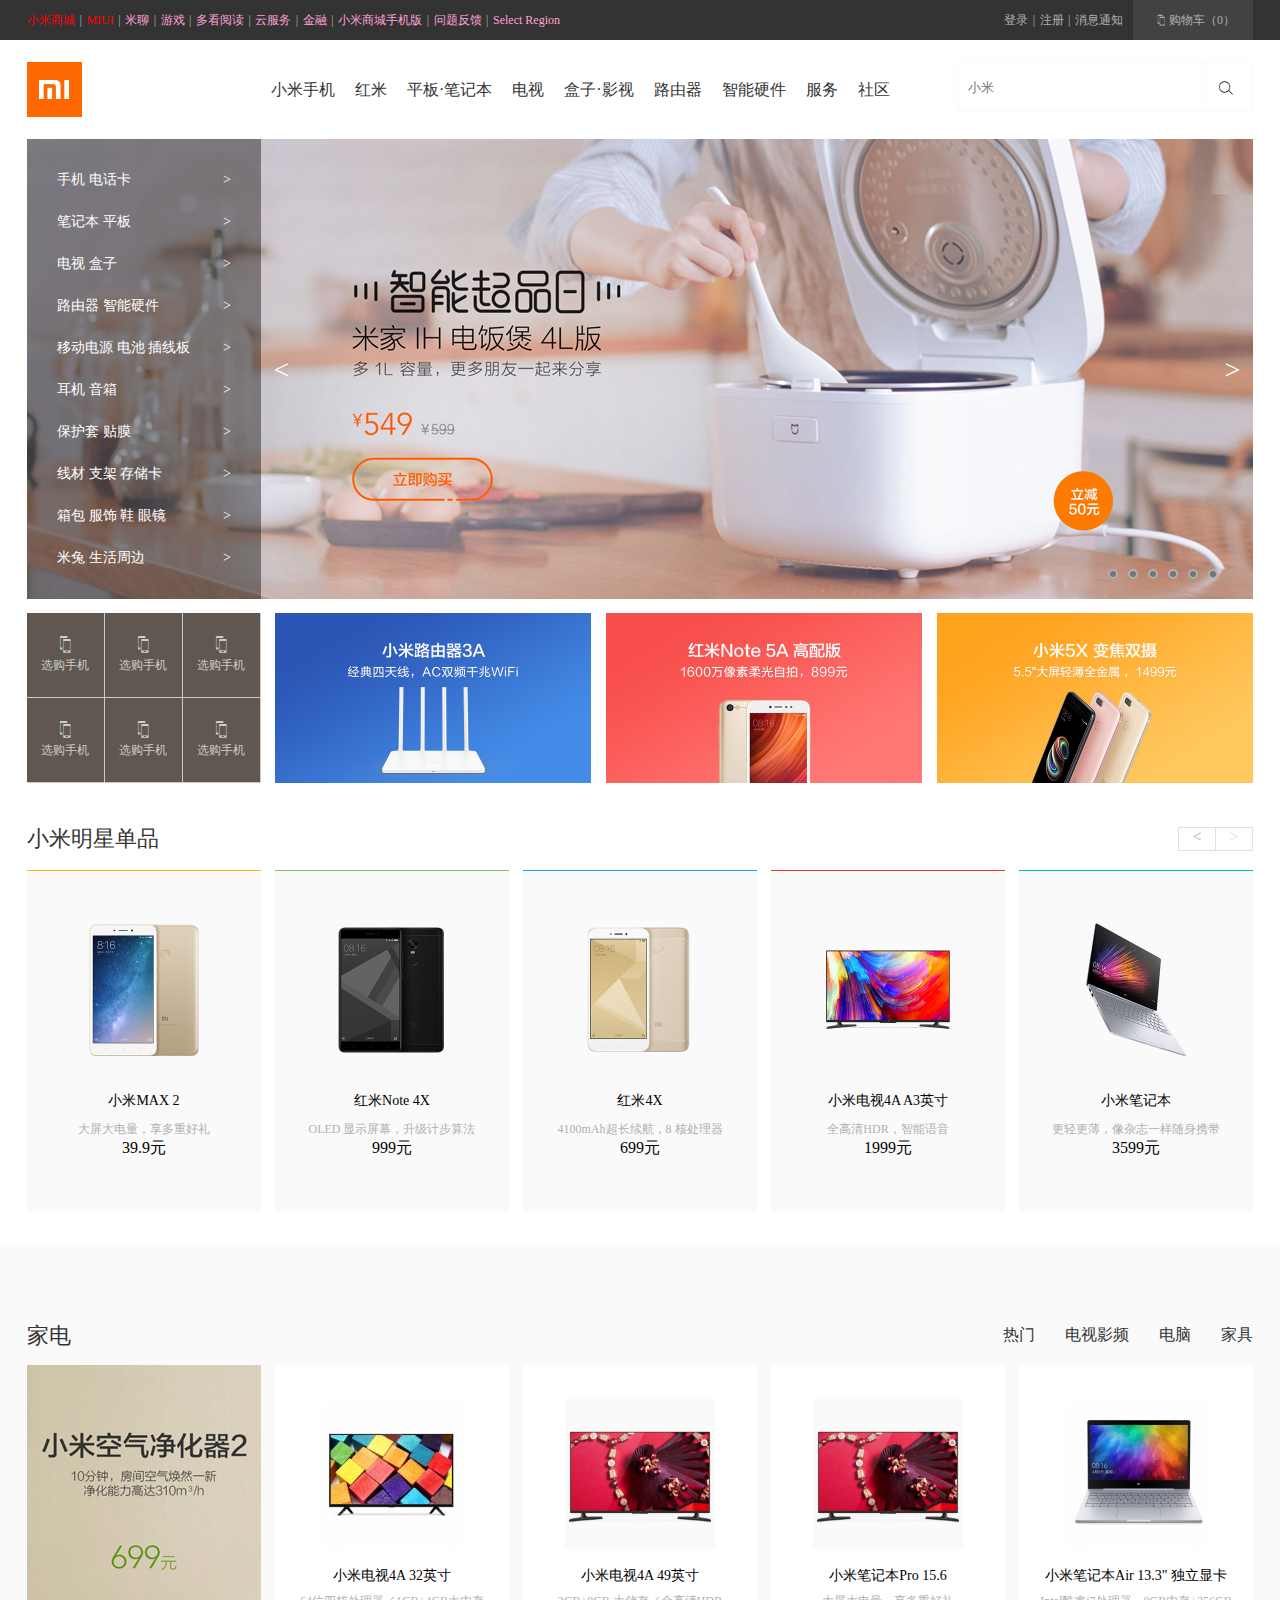
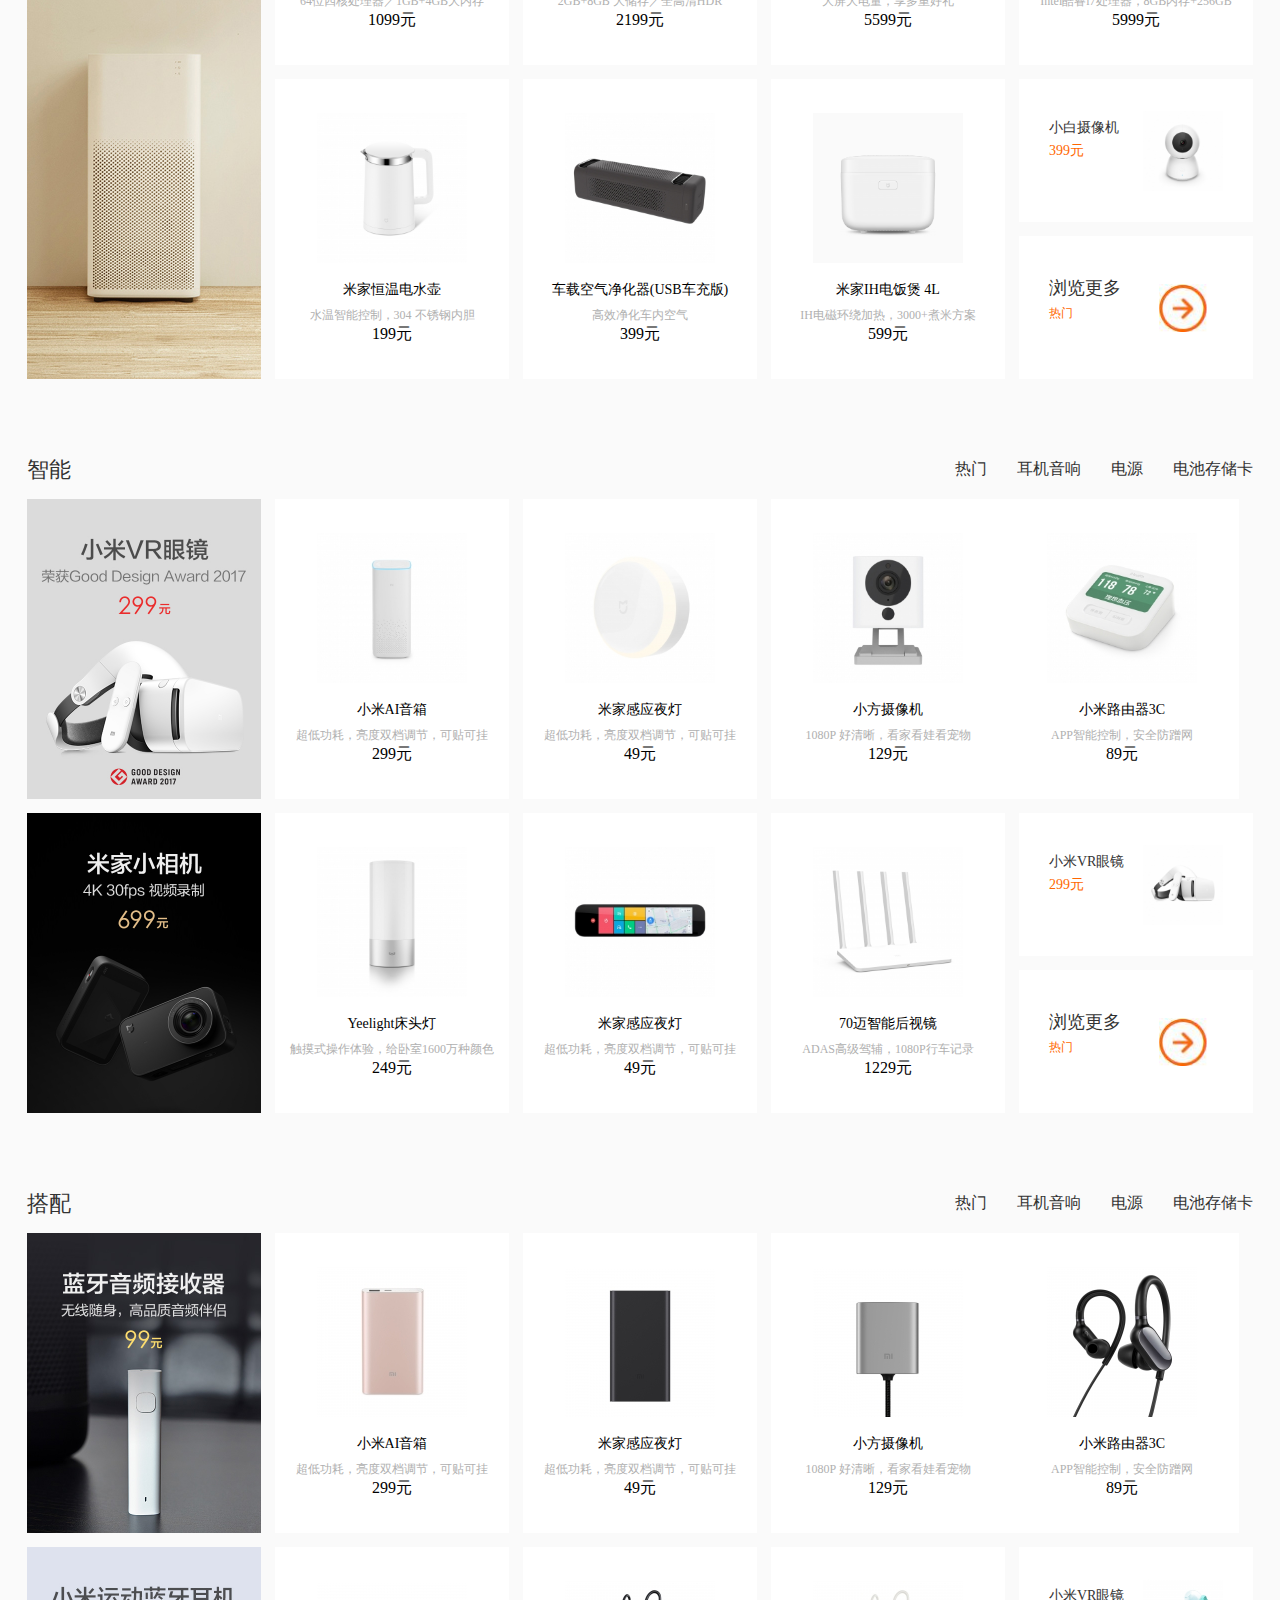
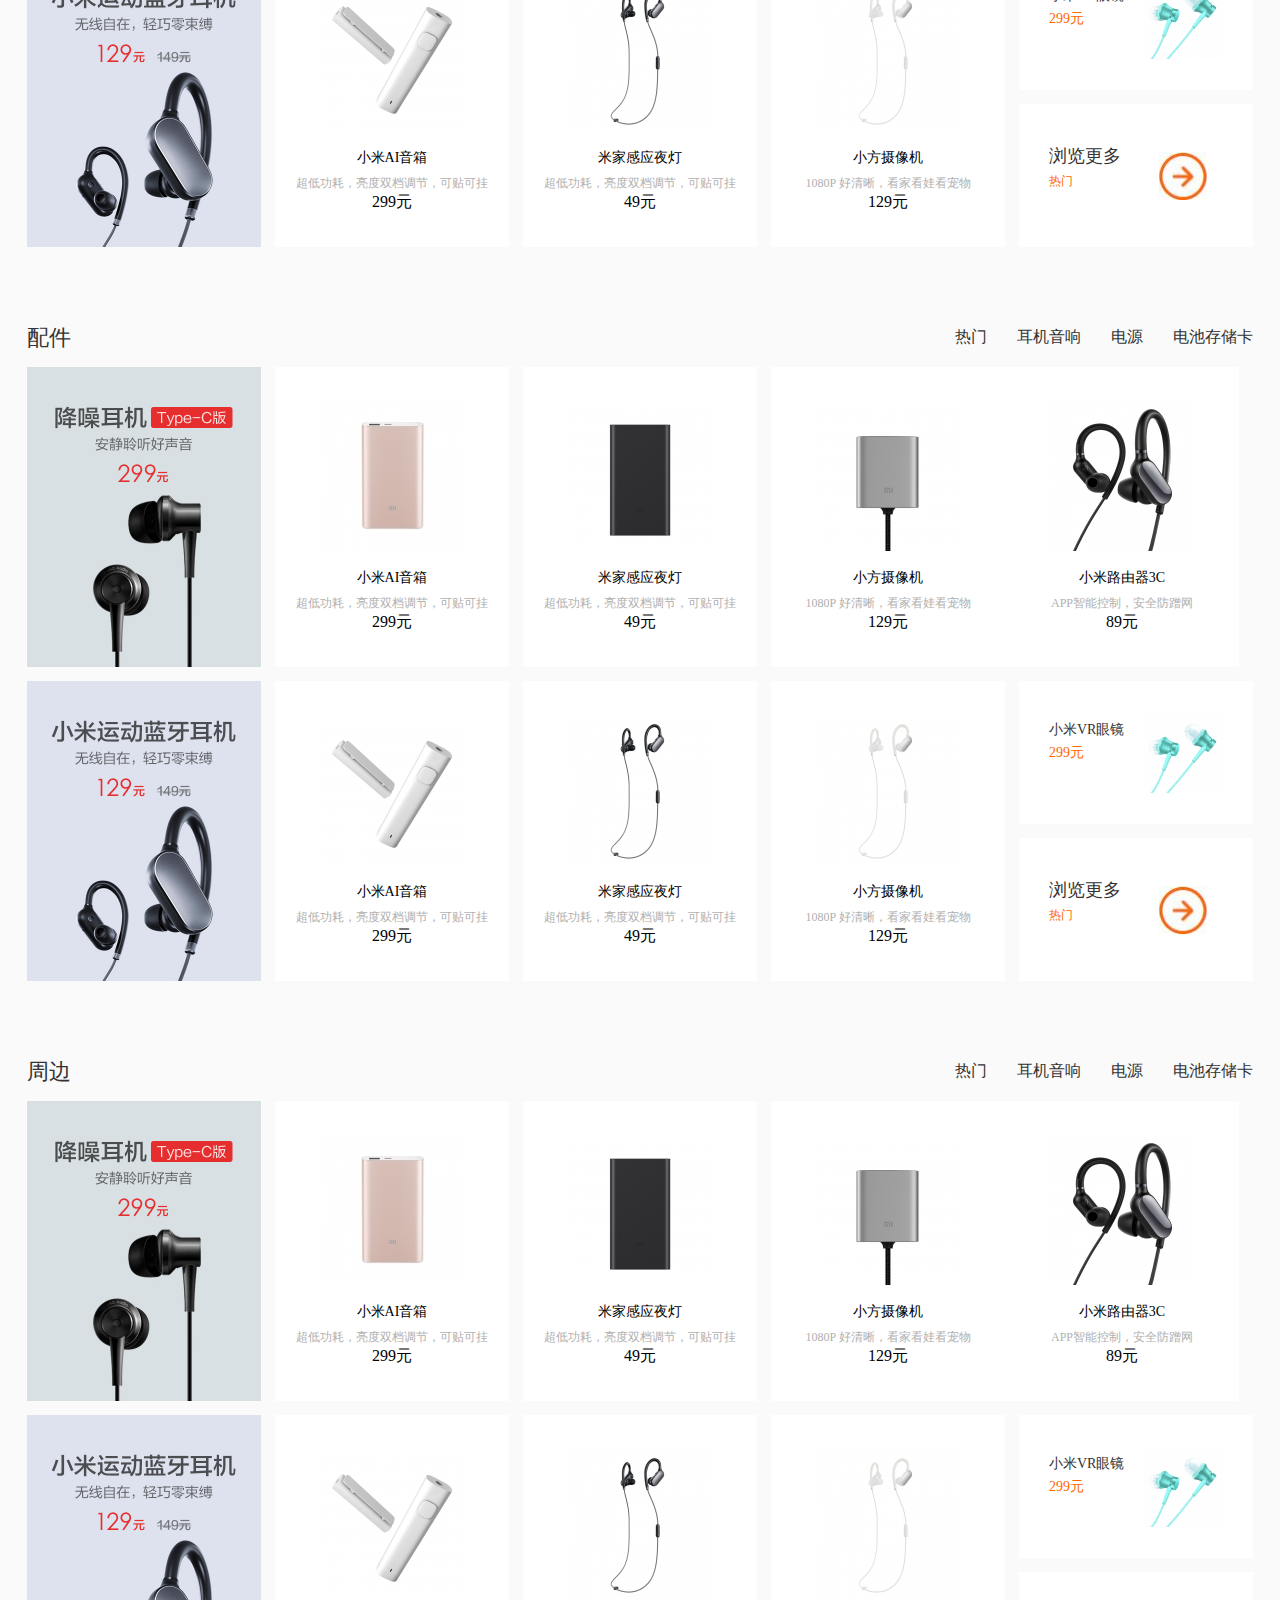
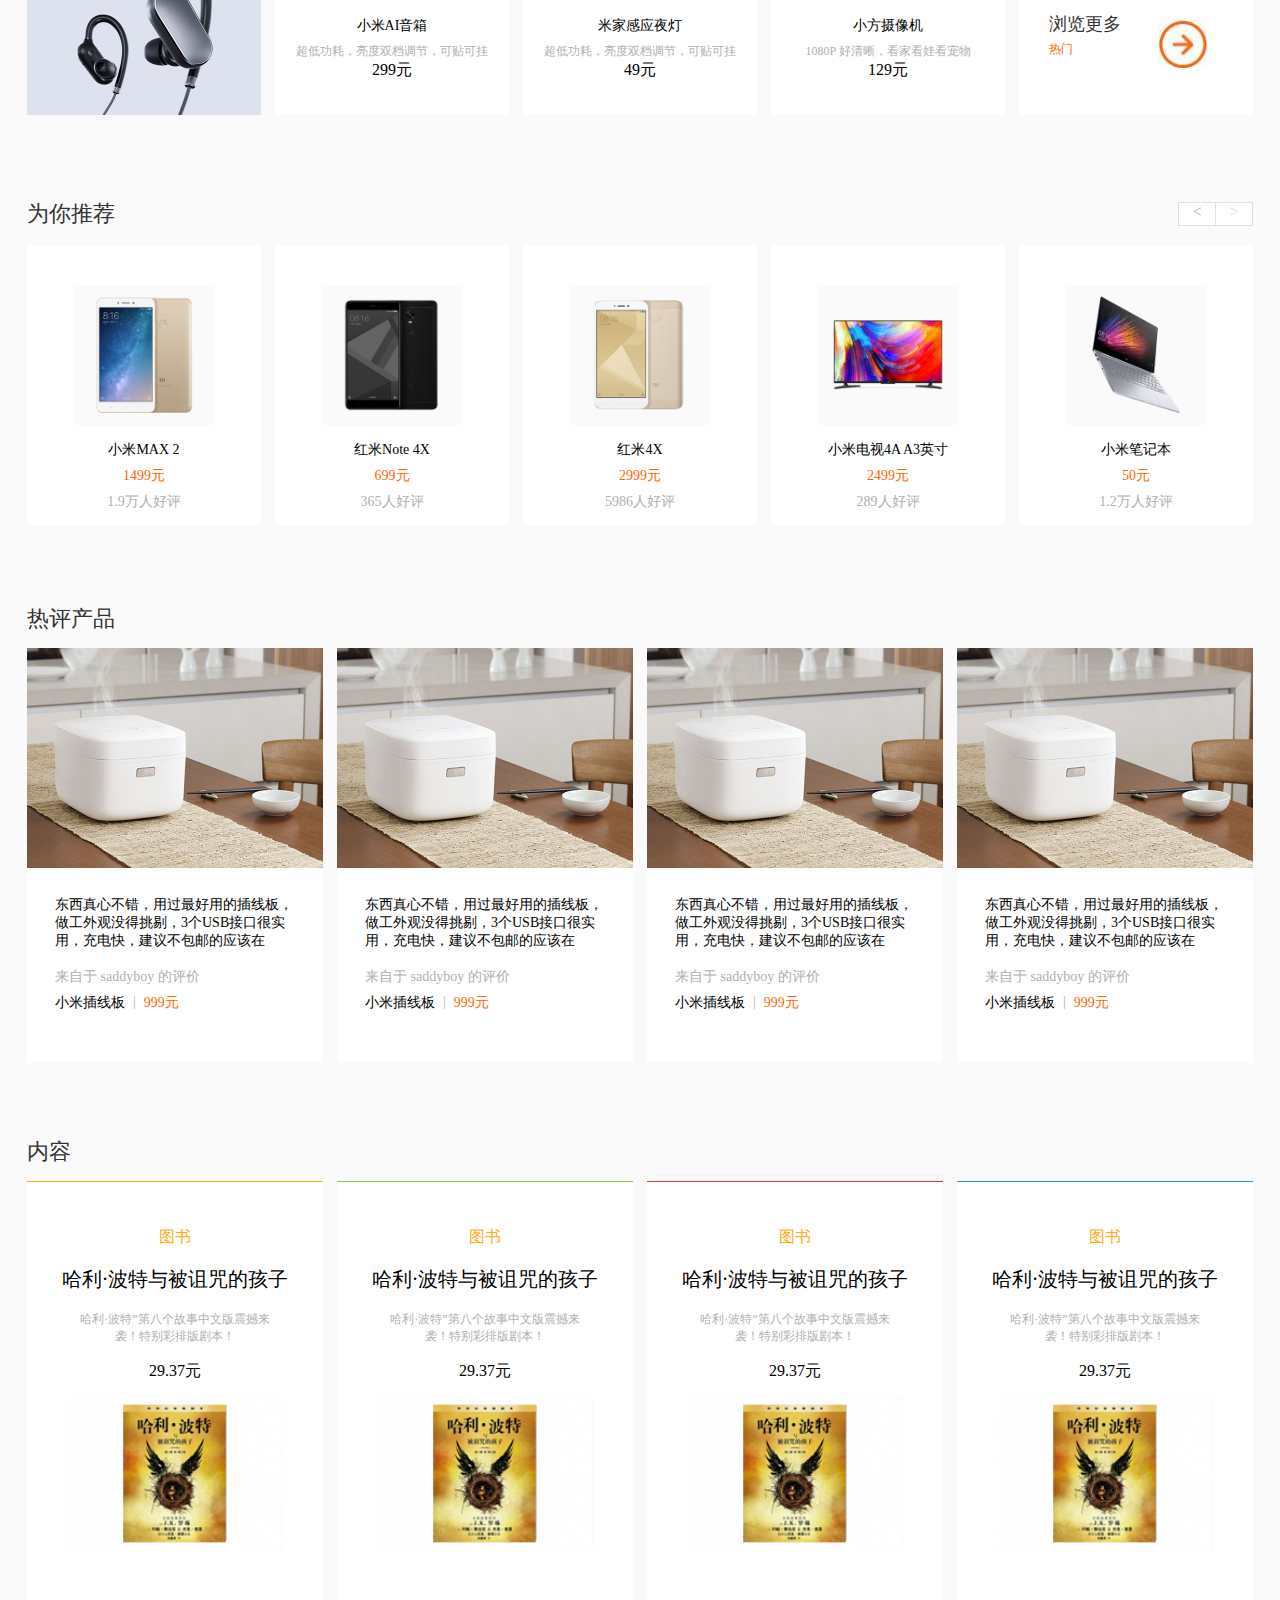
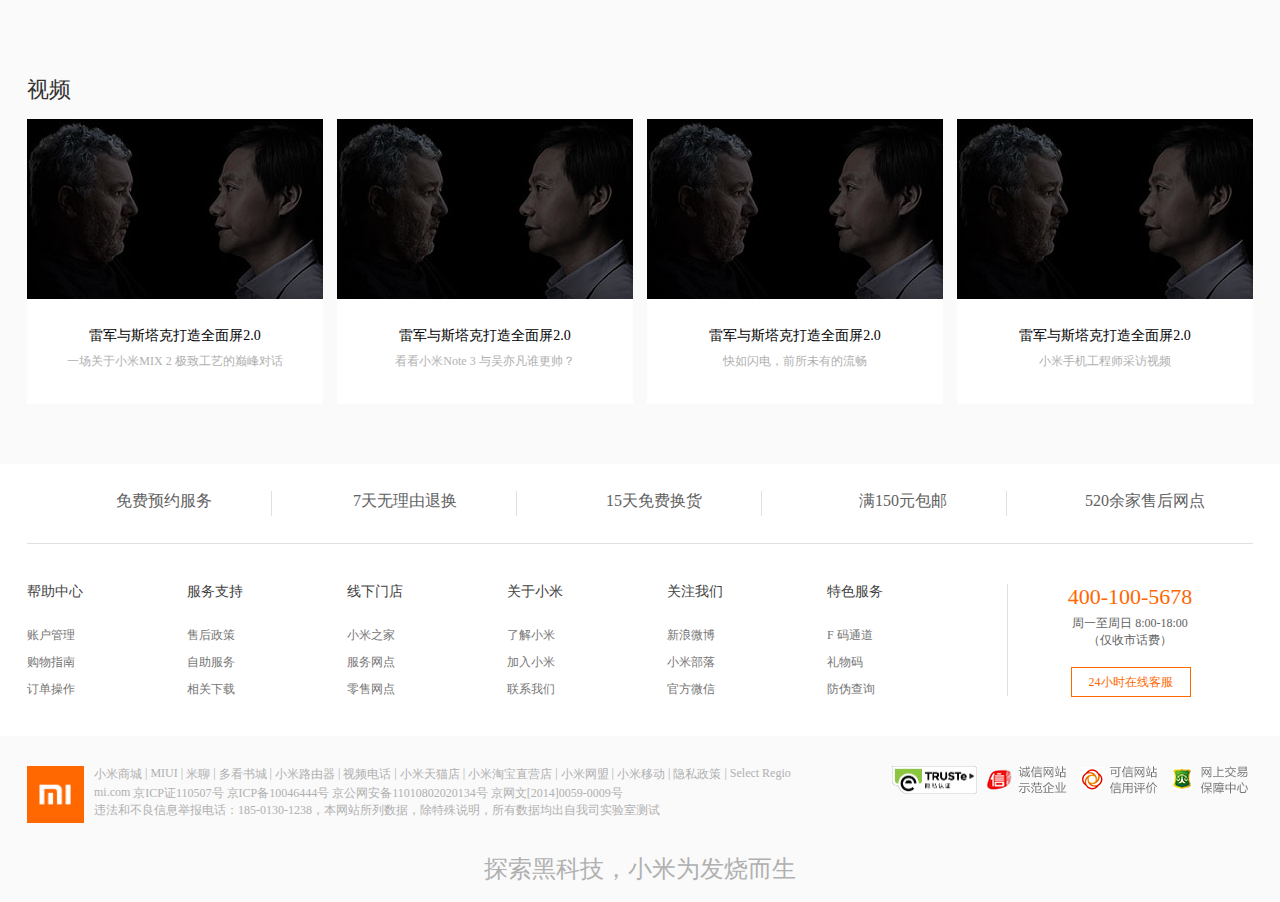
<file: index.html>
<!DOCTYPE html>
<html lang="en">
<head>
	<meta charset="UTF-8">
	<title>小米</title>
	<link rel="shortcut icon" href="img/MI_ICON.ico" >
	<link rel="stylesheet" href="css/index.css">
	<link rel="stylesheet" href="css/base.css">
	<link rel="stylesheet" href="font/iconfont.css" class="">
	<link rel="stylesheet" href="font/font1/iconfont.css">
</head>
<body>
	<!-- 头部开始 -->
	<div class="head">
		<div class="head-neikuan">
			<div class="head-left">
				
				<a href="http://www.miui.com/" class="head-wenzi" target="_black">小米商城</a>
				<h5 class="head-wenzi head-genge">|</h5>

				<a href="http://www.miui.com/" class="head-wenzi">MIUI</a>
				<h5 class="head-wenzi head-genge">|</h5>
				
				<a href="" class="head-wenzi">米聊</a>
				<h5 class="head-wenzi head-genge">|</h5>
				
				<a href="" class="head-wenzi">游戏</a>
				<h5 class="head-wenzi head-genge">|</h5>

				<a href="" class="head-wenzi">多看阅读</a>
				<h5 class="head-wenzi head-genge">|</h5>

				<a href="" class="head-wenzi">云服务</a>
				<h5 class="head-wenzi head-genge">|</h5>

				<a href=""class="head-wenzi">金融</a>
				<h5 class="head-wenzi head-genge">|</h5>

				<a href="" class="head-wenzi">小米商城手机版</a>
				<h5 class="head-wenzi head-genge">|</h5>

				<a href="" class="head-wenzi">问题反馈</a>
				<h5 class="head-wenzi head-genge">|</h5>

				<a href="" class="head-wenzi">Select Region</a>
			</div>
			<div class="head-right">
					<h5 class="head-wenzi">登录</h5>
					<h5 class="head-wenzi head-genge">|</h5>

					<h5 class="head-wenzi">注册</h5>
					<h5 class="head-wenzi head-genge">|</h5>
				
					<h5 class="head-wenzi">消息通知</h5>
					<!-- <div class="head-wenzi gouwuche">
						<div class="gouwukuang">
							<h5 class="head-wenzi iconfont icon-gouwuchekong"></h5>
							<h5 class="head-wenzi">购物车（0）</h5>
						</div>
					</div> -->
					<a href="" class="buy">
						<i class="iconfont icon-gouwuchekong"></i>
						<h1 class="gwc-wenzi">购物车（0）</h1>

					</a>

					
			</div>			
		</div>
	</div>
	<!-- 头部结束 -->

	<!-- 导航开始 -->
	<div class="nav-neikuan">
		<div class="nav-logo">
			<img src="img/images/QQ图片20171010155603_03.png" alt="">
		</div>

		<div class="nav-wemzi">
			<h5 class="nav-zi">小米手机</h5>
			<h5 class="nav-zi">红米</h5>
			<h5 class="nav-zi">平板·笔记本</h5>
			<h5 class="nav-zi">电视</h5>
			<h5 class="nav-zi">盒子·影视</h5>
			<h5 class="nav-zi">路由器</h5>
			<h5 class="nav-zi">智能硬件</h5>
			<h5 class="nav-zi">服务</h5>
			<h5 class="nav-zi">社区</h5>
		</div>

		<div class="sousuo">
			<div class="sousuoz">
				<input type="text" placeholder="小米" class="tswenz">
			</div>
			<div class="sousuoy">
				<i class="iconfont icon-sousuo"></i>
			</div>
		</div>

	</div>
	<!-- 导航结束 -->

	<!-- banner开始 -->
	<div class="banner">
		<div class="ban-img">
			<img src="img/banner1.jpg" alt="">
		</div>

		<ul class="banner-list">
			<li class="listkk">
				<a href="">
					<span class="listl">手机 电话卡</span>
					<span class="listR"> > </span>
				</a>
			</li>

			<li class="listkk">
				<a href="">
					<span class="listl">笔记本 平板</span>
					<span class="listR"> > </span>
				</a>
			</li>

			<li class="listkk">
				<a href="">
					<span class="listl">电视 盒子</span>
					<span class="listR"> > </span>
				</a>
			</li>

			<li class="listkk">
				<a href="">
					<span class="listl">路由器 智能硬件</span>
					<span class="listR"> > </span>
				</a>
			</li>

			<li class="listkk">
				<a href="">
					<span class="listl">移动电源 电池 插线板</span>
					<span class="listR"> > </span>
				</a>
			</li>

			<li class="listkk">
				<a href="">
					<span class="listl">耳机 音箱</span>
					<span class="listR"> > </span>
				</a>
			</li>

			<li class="listkk">
				<a href="">
					<span class="listl">保护套 贴膜</span>
					<span class="listR"> > </span>
				</a>
			</li>

			<li class="listkk">
				<a href="">
					<span class="listl">线材 支架 存储卡</span>
					<span class="listR"> > </span>
				</a>
			</li>

			<li class="listkk">
				<a href="">
					<span class="listl">箱包 服饰 鞋 眼镜</span>
					<span class="listR"> > </span>
				</a>
			</li>

			<li class="listkk">
				<a href="">
					<span class="listl">米兔 生活周边</span>
					<span class="listR"> > </span>
				</a>
			</li>						
		</ul>

		<div class="jiantou">
			<h1 class="jtL">
				<
			</h1>
		</div>

		<div class="jiantouR">
			<h1 class="jtR">
				>
			</h1>
		</div>

		<div class="lunbo">
			<div class="lb-yuan"></div>

			<div class="lb-yuan"></div>

			<div class="lb-yuan"></div>

			<div class="lb-yuan"></div>

			<div class="lb-yuan"></div>

			<div class="lb-yuan"></div>
		</div>

	</div>
	<!-- banner结束 -->

	<!-- banner下面开始 -->
	<div class="banner-kuan">
		<div class="kuan-yi">
			<div class="xiaol">
				<div class="xiaol-top">
					<i class="iconfont icon-xuangoushouji"></i>
					<h1 class="xiaol-wenzi">选购手机</h1>					
				</div>				
			</div>

			<div class="xiaol">
				<div class="xiaol-top">
					<i class="iconfont icon-xuangoushouji"></i>
					<h1 class="xiaol-wenzi">选购手机</h1>					
				</div>				
			</div>

			<div class="xiaol">
				<div class="xiaol-top">
					<i class="iconfont icon-xuangoushouji"></i>
					<h1 class="xiaol-wenzi">选购手机</h1>					
				</div>				
			</div>

			<div class="xiaol">
				<div class="xiaol-top">
					<i class="iconfont icon-xuangoushouji"></i>
					<h1 class="xiaol-wenzi">选购手机</h1>					
				</div>				
			</div>

			<div class="xiaol">
				<div class="xiaol-top">
					<i class="iconfont icon-xuangoushouji"></i>
					<h1 class="xiaol-wenzi">选购手机</h1>					
				</div>				
			</div>

			<div class="xiaol">
				<div class="xiaol-top">
					<i class="iconfont icon-xuangoushouji"></i>
					<h1 class="xiaol-wenzi">选购手机</h1>					
				</div>				
			</div>
		</div>
		
		<div class="kuan-yi er">
			<img src="img/xiazai (1).jpg" alt="">
		</div>
		
		<div class="kuan-yi er san">
			<img src="img/xiazai.jpg" alt="">
		</div>
		
		<div class="kuan-yi er san">
			<img src="img/xiazai1.jpg" alt="">
		</div>
	</div>
	<!-- banner下面结束 -->

	<!-- 单品开始 -->
	<div class="danpinkuang">
		<div class="danpinzi">
			<h1 class="mingxingdanpinzi">小米明星单品</h1>
			<div class="jiantoukuang">
				>
			</div>
			<div class="jiantoukuang-er">
				<
			</div>
		</div>
		<div class="erkuangzi">
			<div class="erbufen erbufen-ererer">
				<div class="tu-yi">
					<img src="img/tu1.png" alt="" class="tuyi">
				</div>
				<h2 class="maxer">小米MAX 2</h2>
				<h3 class="daping">大屏大电量，享多重好礼</h3>
				<h4 class="jiage">39.9元</h4>
			</div>		
	
	
			<div class="erbufen tu-er" >
				<div class="tu-yi">
					<img src="img/tu2.png" alt="" class="tuyi">
				</div>
				<h2 class="maxer">红米Note 4X</h2>
				<h3 class="daping">OLED 显示屏幕，升级计步算法</h3>
				<h4 class="jiage">999元</h4>
			</div>

			<div class="erbufen tu-san">
				<div class="tu-yi">
					<img src="img/tu3.png" alt="" class="tuyi">
				</div>
				<h2 class="maxer">红米4X</h2>
				<h3 class="daping">4100mAh超长续航，8 核处理器</h3>
				<h4 class="jiage">699元</h4>
			</div>

			<div class="erbufen tu-si">
				<div class="tu-yi">
					<img src="img/tu4.png" alt="" class="tuyi">
				</div>
				<h2 class="maxer">小米电视4A A3英寸</h2>
				<h3 class="daping">全高清HDR，智能语音</h3>
				<h4 class="jiage">1999元</h4>
			</div>

			<div class="erbufen tu-wu">
				<div class="tu-yi">
					<img src="img/tu5.png" alt="" class="tuyi">
				</div>
				<h2 class="maxer">小米笔记本</h2>
				<h3 class="daping">更轻更薄，像杂志一样随身携带</h3>
				<h4 class="jiage">3599元</h4>
			</div>

		</div>		
		
	</div>
	<!-- 单品结束 -->

	<!-- 产品分类开始 -->
	<div class="home">
		
		<div id="jiadian">
			<div class="jiandian-top">
				<h2 class="">家电</h2>
				<div class="jiandian-weizi">
					<a href="" class="jiandian-weizi1">热门</a>
					<a href="">电视影频</a>
					<a href="">电脑</a>
					<a href="">家具</a>
				</div>
			</div>

			<div class="jiadian-bottom">
				<div class="jiadian-zuo">
					<img src="img/jiadian1.jpg" alt="">
				</div>
				<div class="jiadian-you">
					<div class="jiadian-you1">
						<div class="jiadian-tu">
							<img src="img/jiadian2.jpg" alt="">
						</div>
						<h2 class="maxer maxer1">小米电视4A 32英寸</h2>
						<h3 class="daping daping1">64位四核处理器／1GB+4GB大内存</h3>
						<h4 class="jiage jiage1">1099元</h4>
						<div class="jiadian-xia">
							<h1 class="xiawenzi">小米电视太给力，抢购产品杠杠的，听说客服妹子都特别...</h1>
							<h1 class="xiawenzi xiawenzi1">来自于 不吃肉的虎 的评价</h1>
						</div>
					</div>	
					<div class="jiadian-you1">
						<div class="jiadian-tu">
							<img src="img/jiadian3.png" alt="">
						</div>
						<h2 class="maxer maxer1">小米电视4A 49英寸</h2>
						<h3 class="daping daping1">2GB+8GB 大储存／全高清HDR</h3>
						<h4 class="jiage jiage1">2199元</h4>
						<div class="jiadian-xia">
							<h1 class="xiawenzi">小米电视太给力，抢购产品杠杠的，听说客服妹子都特别...</h1>
							<h1 class="xiawenzi xiawenzi1">来自于 不吃肉的虎 的评价</h1>
						</div>

					</div>	
					<div class="jiadian-you1">
						<div class="jiadian-tu">
							<img src="img/jiadian5.png" alt="">
						</div>
						<h2 class="maxer maxer1">小米笔记本Pro 15.6</h2>
						<h3 class="daping daping1">大屏大电量，享多重好礼</h3>
						<h4 class="jiage jiage1">5599元</h4>
						<div class="jiadian-xia">
							<h1 class="xiawenzi">小米电视太给力，抢购产品杠杠的，听说客服妹子都特别...</h1>
							<h1 class="xiawenzi xiawenzi1">来自于 不吃肉的虎 的评价</h1>
						</div>

					</div>
					<div class="jiadian-you1">
						<div class="jiadian-tu">
							<img src="img/jiadian6.jpg" alt="">
						</div>
						<h2 class="maxer maxer1">小米笔记本Air 13.3" 独立显卡</h2>
						<h3 class="daping daping1">Intel酷睿i7处理器，8GB内存+256GB</h3>
						<h4 class="jiage jiage1">5999元</h4>
						<div class="jiadian-xia">
							<h1 class="xiawenzi">小米电视太给力，抢购产品杠杠的，听说客服妹子都特别...</h1>
							<h1 class="xiawenzi xiawenzi1">来自于 不吃肉的虎 的评价</h1>
						</div>

					</div>	
					<div class="jiadian-you1">
						<div class="jiadian-tu">
							<img src="img/jiadian7.jpg" alt="">
						</div>
						<h2 class="maxer maxer1">米家恒温电水壶</h2>
						<h3 class="daping daping1">水温智能控制，304 不锈钢内胆</h3>
						<h4 class="jiage jiage1">199元</h4>
						<div class="jiadian-xia">
							<h1 class="xiawenzi">小米电视太给力，抢购产品杠杠的，听说客服妹子都特别...</h1>
							<h1 class="xiawenzi xiawenzi1">来自于 不吃肉的虎 的评价</h1>
						</div>

					</div>	
					<div class="jiadian-you1">
						<div class="jiadian-tu">
							<img src="img/jiadian8.jpg" alt="">
						</div>
						<h2 class="maxer maxer1">车载空气净化器(USB车充版)</h2>
						<h3 class="daping daping1">高效净化车内空气</h3>
						<h4 class="jiage jiage1">399元</h4>
					</div>	
					<div class="jiadian-you1">
						<div class="jiadian-tu">
							<img src="img/jiadian9.png" alt="">
						</div>
						<h2 class="maxer maxer1">米家IH电饭煲 4L</h2>
						<h3 class="daping daping1">IH电磁环绕加热，3000+煮米方案</h3>
						<h4 class="jiage jiage1">599元</h4>
						<div class="jiadian-xia">
							<h1 class="xiawenzi">小米电视太给力，抢购产品杠杠的，听说客服妹子都特别...</h1>
							<h1 class="xiawenzi xiawenzi1">来自于 不吃肉的虎 的评价</h1>
						</div>

					</div>	
					<div class="jiandian-you44">
						<div class="jiadian-leashang">
							<div class="leazuo">
								<h1 class="xiaobai">小白摄像机</h1>
								<h1 class="yuan">399元</h1>
							</div>
							<div class="leayou">
								<img src="img/baishexiang.jpg" alt="">
							</div>
						</div>
						<div class="jiadian-leaxia">
							<div class="leazuo">
								<h1 class="xiaobai liulan">浏览更多</h1>
								<h1 class="yuan re">热门</h1>
							</div>
							<div class="leayou xiang">
								<img src="img/xiangyou.jpg" alt="">
							</div>
						</div>
					</div>	
				</div>
			</div>
		</div>	
		<!-- 家电结束 -->


		<!-- 智能开始 -->
		<div id="jiadian">
			<div class="jiandian-top">
				<h2 class="">智能</h2>
				<div class="jiandian-weizi">
					<a href="" class="jiandian-weizi1">热门</a>
					<a href="">耳机音响</a>
					<a href="">电源</a>
					<a href="">电池存储卡</a>
				</div>
			</div>

			<div class="jiadian-bottom">
			
				<div class="jiadian-you1 jiadian-you1-youyou">
					<img src="img/neng1.jpg" alt="">
					
				</div>	

				<div class="jiadian-you1">
					<div class="jiadian-tu">
						<img src="img/zhineng1.jpg" alt="">
					</div>
					<h2 class="maxer maxer1">小米AI音箱</h2>
					<h3 class="daping daping1">超低功耗，亮度双档调节，可贴可挂</h3>
					<h4 class="jiage jiage1">299元</h4>
					<div class="jiadian-xia">
							<h1 class="xiawenzi">小米电视太给力，抢购产品杠杠的，听说客服妹子都特别...</h1>
							<h1 class="xiawenzi xiawenzi1">来自于 不吃肉的虎 的评价</h1>
						</div>
				</div>	

				<div class="jiadian-you1">
					<div class="jiadian-tu">
						<img src="img/zhinneg2.jpg" alt="">
					</div>
					<h2 class="maxer maxer1">米家感应夜灯</h2>
					<h3 class="daping daping1">超低功耗，亮度双档调节，可贴可挂</h3>
					<h4 class="jiage jiage1">49元</h4>
					<div class="jiadian-xia">
							<h1 class="xiawenzi">小米电视太给力，抢购产品杠杠的，听说客服妹子都特别...</h1>
							<h1 class="xiawenzi xiawenzi1">来自于 不吃肉的虎 的评价</h1>
						</div>
				</div>	

				<div class="jiadian-you1">
					<div class="jiadian-tu">
						<img src="img/zhineng3.jpg" alt="">
					</div>
					<h2 class="maxer maxer1">小方摄像机</h2>
					<h3 class="daping daping1">1080P 好清晰，看家看娃看宠物</h3>
					<h4 class="jiage jiage1">129元</h4>
					<div class="jiadian-xia">
							<h1 class="xiawenzi">小米电视太给力，抢购产品杠杠的，听说客服妹子都特别...</h1>
							<h1 class="xiawenzi xiawenzi1">来自于 不吃肉的虎 的评价</h1>
						</div>
				</div>	

				<div class="jiadian-you1">
					<div class="jiadian-tu">
						<img src="img/zhinneg8.jpg" alt="">
					</div>
					<h2 class="maxer maxer1">小米路由器3C</h2>
					<h3 class="daping daping1">APP智能控制，安全防蹭网</h3>
					<h4 class="jiage jiage1">89元</h4>
					<div class="jiadian-xia">
							<h1 class="xiawenzi">小米电视太给力，抢购产品杠杠的，听说客服妹子都特别...</h1>
							<h1 class="xiawenzi xiawenzi1">来自于 不吃肉的虎 的评价</h1>
						</div>
				</div>	
				
				<div class="jiadian-you1 jiadian-you1-youyou">
					<img src="img/neng2jpg.jpg" alt="">
					
				</div>	

				<div class="jiadian-you1">
					<div class="jiadian-tu">
						<img src="img/zhineng5.jpg" alt="">
					</div>
					<h2 class="maxer maxer1">Yeelight床头灯</h2>
					<h3 class="daping daping1">触摸式操作体验，给卧室1600万种颜色</h3>
					<h4 class="jiage jiage1">249元</h4>
					<div class="jiadian-xia">
							<h1 class="xiawenzi">小米电视太给力，抢购产品杠杠的，听说客服妹子都特别...</h1>
							<h1 class="xiawenzi xiawenzi1">来自于 不吃肉的虎 的评价</h1>
						</div>
				</div>	

				<div class="jiadian-you1">
					<div class="jiadian-tu">
						<img src="img/zhineng6.jpg" alt="">
					</div>
					<h2 class="maxer maxer1">米家感应夜灯</h2>
					<h3 class="daping daping1">超低功耗，亮度双档调节，可贴可挂</h3>
					<h4 class="jiage jiage1">49元</h4>
					<div class="jiadian-xia">
							<h1 class="xiawenzi">小米电视太给力，抢购产品杠杠的，听说客服妹子都特别...</h1>
							<h1 class="xiawenzi xiawenzi1">来自于 不吃肉的虎 的评价</h1>
						</div>
				</div>	

				<div class="jiadian-you1">
					<div class="jiadian-tu">
						<img src="img/zhineng4.png" alt="">
					</div>
					<h2 class="maxer maxer1">70迈智能后视镜</h2>
					<h3 class="daping daping1">ADAS高级驾辅，1080P行车记录</h3>
					<h4 class="jiage jiage1">1229元</h4>
					<div class="jiadian-xia">
							<h1 class="xiawenzi">小米电视太给力，抢购产品杠杠的，听说客服妹子都特别...</h1>
							<h1 class="xiawenzi xiawenzi1">来自于 不吃肉的虎 的评价</h1>
						</div>
				</div>		
					
				<div class="jiandian-you44">
					<div class="jiadian-leashang">
						<div class="leazuo">
							<h1 class="xiaobai">小米VR眼镜</h1>
							<h1 class="yuan">299元</h1>
						</div>
						<div class="leayou">
							<img src="img/vryanjung.jpg" alt="">
						</div>
					</div>
					<div class="jiadian-leaxia">
						<div class="leazuo">
							<h1 class="xiaobai liulan">浏览更多</h1>
							<h1 class="yuan re">热门</h1>
						</div>
						<div class="leayou xiang">
							<img src="img/xiangyou.jpg" alt="">
						</div>
					</div>
				</div>	
				
			</div>
		</div>	
		<!-- 智能结束 -->
		
		<!-- 搭配开始 -->
		<div id="jiadian">
			<div class="jiandian-top">
				<h2 class="">搭配 </h2>
				<div class="jiandian-weizi">
					<a href="" class="jiandian-weizi1">热门</a>
					<a href="">耳机音响</a>
					<a href="">电源</a>
					<a href="">电池存储卡</a>
				</div>
			</div>

			<div class="jiadian-bottom">
			
				<div class="jiadian-you1 jiadian-you1-youyou">
					<img src="img/da1.jpg" alt="">
					
				</div>	

				<div class="jiadian-you1">
					<div class="jiadian-tu">
						<img src="img/da2.jpg" alt="">
					</div>
					<h2 class="maxer maxer1">小米AI音箱</h2>
					<h3 class="daping daping1">超低功耗，亮度双档调节，可贴可挂</h3>
					<h4 class="jiage jiage1">299元</h4>
					<div class="jiadian-xia">
							<h1 class="xiawenzi">小米电视太给力，抢购产品杠杠的，听说客服妹子都特别...</h1>
							<h1 class="xiawenzi xiawenzi1">来自于 不吃肉的虎 的评价</h1>
						</div>
				</div>	

				<div class="jiadian-you1">
					<div class="jiadian-tu">
						<img src="img/da3.jpg" alt="">
					</div>
					<h2 class="maxer maxer1">米家感应夜灯</h2>
					<h3 class="daping daping1">超低功耗，亮度双档调节，可贴可挂</h3>
					<h4 class="jiage jiage1">49元</h4>
					<div class="jiadian-xia">
							<h1 class="xiawenzi">小米电视太给力，抢购产品杠杠的，听说客服妹子都特别...</h1>
							<h1 class="xiawenzi xiawenzi1">来自于 不吃肉的虎 的评价</h1>
						</div>
				</div>	

				<div class="jiadian-you1">
					<div class="jiadian-tu">
						<img src="img/da4.jpg" alt="">
					</div>
					<h2 class="maxer maxer1">小方摄像机</h2>
					<h3 class="daping daping1">1080P 好清晰，看家看娃看宠物</h3>
					<h4 class="jiage jiage1">129元</h4>
					<div class="jiadian-xia">
							<h1 class="xiawenzi">小米电视太给力，抢购产品杠杠的，听说客服妹子都特别...</h1>
							<h1 class="xiawenzi xiawenzi1">来自于 不吃肉的虎 的评价</h1>
						</div>
				</div>	

				<div class="jiadian-you1">
					<div class="jiadian-tu">
						<img src="img/da5.jpg" alt="">
					</div>
					<h2 class="maxer maxer1">小米路由器3C</h2>
					<h3 class="daping daping1">APP智能控制，安全防蹭网</h3>
					<h4 class="jiage jiage1">89元</h4>
					<div class="jiadian-xia">
							<h1 class="xiawenzi">小米电视太给力，抢购产品杠杠的，听说客服妹子都特别...</h1>
							<h1 class="xiawenzi xiawenzi1">来自于 不吃肉的虎 的评价</h1>
						</div>
				</div>	
				
				<div class="jiadian-you1 jiadian-you1-youyou">
					<img src="img/da6.jpg" alt="">
					
				</div>	

				<div class="jiadian-you1">
					<div class="jiadian-tu">
						<img src="img/da7.jpg" alt="">
					</div>
					<h2 class="maxer maxer1">小米AI音箱</h2>
					<h3 class="daping daping1">超低功耗，亮度双档调节，可贴可挂</h3>
					<h4 class="jiage jiage1">299元</h4>
					<div class="jiadian-xia">
							<h1 class="xiawenzi">小米电视太给力，抢购产品杠杠的，听说客服妹子都特别...</h1>
							<h1 class="xiawenzi xiawenzi1">来自于 不吃肉的虎 的评价</h1>
						</div>
				</div>	

				<div class="jiadian-you1">
					<div class="jiadian-tu">
						<img src="img/da8.jpg" alt="">
					</div>
					<h2 class="maxer maxer1">米家感应夜灯</h2>
					<h3 class="daping daping1">超低功耗，亮度双档调节，可贴可挂</h3>
					<h4 class="jiage jiage1">49元</h4>
					<div class="jiadian-xia">
							<h1 class="xiawenzi">小米电视太给力，抢购产品杠杠的，听说客服妹子都特别...</h1>
							<h1 class="xiawenzi xiawenzi1">来自于 不吃肉的虎 的评价</h1>
						</div>
				</div>	

				<div class="jiadian-you1">
					<div class="jiadian-tu">
						<img src="img/da11.jpg" alt="">
					</div>
					<h2 class="maxer maxer1">小方摄像机</h2>
					<h3 class="daping daping1">1080P 好清晰，看家看娃看宠物</h3>
					<h4 class="jiage jiage1">129元</h4>
					<div class="jiadian-xia">
							<h1 class="xiawenzi">小米电视太给力，抢购产品杠杠的，听说客服妹子都特别...</h1>
							<h1 class="xiawenzi xiawenzi1">来自于 不吃肉的虎 的评价</h1>
						</div>
				</div>		
					
				<div class="jiandian-you44">
					<div class="jiadian-leashang">
						<div class="leazuo">
							<h1 class="xiaobai">小米VR眼镜</h1>
							<h1 class="yuan">299元</h1>
						</div>
						<div class="leayou">
							<img src="img/da9.jpg" alt="">
						</div>
					</div>
					<div class="jiadian-leaxia">
						<div class="leazuo">
							<h1 class="xiaobai liulan">浏览更多</h1>
							<h1 class="yuan re">热门</h1>
						</div>
						<div class="leayou xiang">
							<img src="img/xiangyou.jpg" alt="">
						</div>
					</div>
				</div>	
				
			</div>
		</div>	
		<!-- 搭配结束 -->
		
		<!-- 配件开始 -->
		<div id="jiadian">
			<div class="jiandian-top">
				<h2 class="">配件 </h2>
				<div class="jiandian-weizi">
					<a href="" class="jiandian-weizi1">热门</a>
					<a href="">耳机音响</a>
					<a href="">电源</a>
					<a href="">电池存储卡</a>
				</div>
			</div>

			<div class="jiadian-bottom">
			
				<div class="jiadian-you1 jiadian-you1-youyou">
					<img src="img/peijian1.jpg" alt="">
					
				</div>	

				<div class="jiadian-you1">
					<div class="jiadian-tu">
						<img src="img/da2.jpg" alt="">
					</div>
					<h2 class="maxer maxer1">小米AI音箱</h2>
					<h3 class="daping daping1">超低功耗，亮度双档调节，可贴可挂</h3>
					<h4 class="jiage jiage1">299元</h4>
					<div class="jiadian-xia">
							<h1 class="xiawenzi">小米电视太给力，抢购产品杠杠的，听说客服妹子都特别...</h1>
							<h1 class="xiawenzi xiawenzi1">来自于 不吃肉的虎 的评价</h1>
						</div>
				</div>	

				<div class="jiadian-you1">
					<div class="jiadian-tu">
						<img src="img/da3.jpg" alt="">
					</div>
					<h2 class="maxer maxer1">米家感应夜灯</h2>
					<h3 class="daping daping1">超低功耗，亮度双档调节，可贴可挂</h3>
					<h4 class="jiage jiage1">49元</h4>
					<div class="jiadian-xia">
							<h1 class="xiawenzi">小米电视太给力，抢购产品杠杠的，听说客服妹子都特别...</h1>
							<h1 class="xiawenzi xiawenzi1">来自于 不吃肉的虎 的评价</h1>
						</div>
				</div>	

				<div class="jiadian-you1">
					<div class="jiadian-tu">
						<img src="img/da4.jpg" alt="">
					</div>
					<h2 class="maxer maxer1">小方摄像机</h2>
					<h3 class="daping daping1">1080P 好清晰，看家看娃看宠物</h3>
					<h4 class="jiage jiage1">129元</h4>
					<div class="jiadian-xia">
							<h1 class="xiawenzi">小米电视太给力，抢购产品杠杠的，听说客服妹子都特别...</h1>
							<h1 class="xiawenzi xiawenzi1">来自于 不吃肉的虎 的评价</h1>
						</div>
				</div>	

				<div class="jiadian-you1">
					<div class="jiadian-tu">
						<img src="img/da5.jpg" alt="">
					</div>
					<h2 class="maxer maxer1">小米路由器3C</h2>
					<h3 class="daping daping1">APP智能控制，安全防蹭网</h3>
					<h4 class="jiage jiage1">89元</h4>
					<div class="jiadian-xia">
							<h1 class="xiawenzi">小米电视太给力，抢购产品杠杠的，听说客服妹子都特别...</h1>
							<h1 class="xiawenzi xiawenzi1">来自于 不吃肉的虎 的评价</h1>
						</div>
				</div>	
				
				<div class="jiadian-you1 jiadian-you1-youyou">
					<img src="img/da6.jpg" alt="">
					
				</div>	

				<div class="jiadian-you1">
					<div class="jiadian-tu">
						<img src="img/da7.jpg" alt="">
					</div>
					<h2 class="maxer maxer1">小米AI音箱</h2>
					<h3 class="daping daping1">超低功耗，亮度双档调节，可贴可挂</h3>
					<h4 class="jiage jiage1">299元</h4>
					<div class="jiadian-xia">
							<h1 class="xiawenzi">小米电视太给力，抢购产品杠杠的，听说客服妹子都特别...</h1>
							<h1 class="xiawenzi xiawenzi1">来自于 不吃肉的虎 的评价</h1>
						</div>
				</div>	

				<div class="jiadian-you1">
					<div class="jiadian-tu">
						<img src="img/da8.jpg" alt="">
					</div>
					<h2 class="maxer maxer1">米家感应夜灯</h2>
					<h3 class="daping daping1">超低功耗，亮度双档调节，可贴可挂</h3>
					<h4 class="jiage jiage1">49元</h4>
					<div class="jiadian-xia">
							<h1 class="xiawenzi">小米电视太给力，抢购产品杠杠的，听说客服妹子都特别...</h1>
							<h1 class="xiawenzi xiawenzi1">来自于 不吃肉的虎 的评价</h1>
						</div>
				</div>	

				<div class="jiadian-you1">
					<div class="jiadian-tu">
						<img src="img/da11.jpg" alt="">
					</div>
					<h2 class="maxer maxer1">小方摄像机</h2>
					<h3 class="daping daping1">1080P 好清晰，看家看娃看宠物</h3>
					<h4 class="jiage jiage1">129元</h4>
					<div class="jiadian-xia">
							<h1 class="xiawenzi">小米电视太给力，抢购产品杠杠的，听说客服妹子都特别...</h1>
							<h1 class="xiawenzi xiawenzi1">来自于 不吃肉的虎 的评价</h1>
						</div>
				</div>		
					
				<div class="jiandian-you44">
					<div class="jiadian-leashang">
						<div class="leazuo">
							<h1 class="xiaobai">小米VR眼镜</h1>
							<h1 class="yuan">299元</h1>
						</div>
						<div class="leayou">
							<img src="img/da9.jpg" alt="">
						</div>
					</div>
					<div class="jiadian-leaxia">
						<div class="leazuo">
							<h1 class="xiaobai liulan">浏览更多</h1>
							<h1 class="yuan re">热门</h1>
						</div>
						<div class="leayou xiang">
							<img src="img/xiangyou.jpg" alt="">
						</div>
					</div>
				</div>	
				
			</div>
		</div>
		<!-- 配件结束	 -->
		
		<!-- 周边开始 -->
		<div id="jiadian">
			<div class="jiandian-top">
				<h2 class="">周边 </h2>
				<div class="jiandian-weizi">
					<a href="" class="jiandian-weizi1">热门</a>
					<a href="">耳机音响</a>
					<a href="">电源</a>
					<a href="">电池存储卡</a>
				</div>
			</div>

			<div class="jiadian-bottom">
			
				<div class="jiadian-you1 jiadian-you1-youyou">
					<img src="img/peijian1.jpg" alt="">
					
				</div>	

				<div class="jiadian-you1">
					<div class="jiadian-tu">
						<img src="img/da2.jpg" alt="">
					</div>
					<h2 class="maxer maxer1">小米AI音箱</h2>
					<h3 class="daping daping1">超低功耗，亮度双档调节，可贴可挂</h3>
					<h4 class="jiage jiage1">299元</h4>
					<div class="jiadian-xia">
							<h1 class="xiawenzi">小米电视太给力，抢购产品杠杠的，听说客服妹子都特别...</h1>
							<h1 class="xiawenzi xiawenzi1">来自于 不吃肉的虎 的评价</h1>
						</div>
				</div>	

				<div class="jiadian-you1">
					<div class="jiadian-tu">
						<img src="img/da3.jpg" alt="">
					</div>
					<h2 class="maxer maxer1">米家感应夜灯</h2>
					<h3 class="daping daping1">超低功耗，亮度双档调节，可贴可挂</h3>
					<h4 class="jiage jiage1">49元</h4>
					<div class="jiadian-xia">
							<h1 class="xiawenzi">小米电视太给力，抢购产品杠杠的，听说客服妹子都特别...</h1>
							<h1 class="xiawenzi xiawenzi1">来自于 不吃肉的虎 的评价</h1>
						</div>
				</div>	

				<div class="jiadian-you1">
					<div class="jiadian-tu">
						<img src="img/da4.jpg" alt="">
					</div>
					<h2 class="maxer maxer1">小方摄像机</h2>
					<h3 class="daping daping1">1080P 好清晰，看家看娃看宠物</h3>
					<h4 class="jiage jiage1">129元</h4>
					<div class="jiadian-xia">
							<h1 class="xiawenzi">小米电视太给力，抢购产品杠杠的，听说客服妹子都特别...</h1>
							<h1 class="xiawenzi xiawenzi1">来自于 不吃肉的虎 的评价</h1>
						</div>
				</div>	

				<div class="jiadian-you1">
					<div class="jiadian-tu">
						<img src="img/da5.jpg" alt="">
					</div>
					<h2 class="maxer maxer1">小米路由器3C</h2>
					<h3 class="daping daping1">APP智能控制，安全防蹭网</h3>
					<h4 class="jiage jiage1">89元</h4>
					<div class="jiadian-xia">
							<h1 class="xiawenzi">小米电视太给力，抢购产品杠杠的，听说客服妹子都特别...</h1>
							<h1 class="xiawenzi xiawenzi1">来自于 不吃肉的虎 的评价</h1>
						</div>
				</div>	
				
				<div class="jiadian-you1 jiadian-you1-youyou">
					<img src="img/da6.jpg" alt="">
					
				</div>	

				<div class="jiadian-you1">
					<div class="jiadian-tu">
						<img src="img/da7.jpg" alt="">
					</div>
					<h2 class="maxer maxer1">小米AI音箱</h2>
					<h3 class="daping daping1">超低功耗，亮度双档调节，可贴可挂</h3>
					<h4 class="jiage jiage1">299元</h4>
					<div class="jiadian-xia">
							<h1 class="xiawenzi">小米电视太给力，抢购产品杠杠的，听说客服妹子都特别...</h1>
							<h1 class="xiawenzi xiawenzi1">来自于 不吃肉的虎 的评价</h1>
						</div>
				</div>	

				<div class="jiadian-you1">
					<div class="jiadian-tu">
						<img src="img/da8.jpg" alt="">
					</div>
					<h2 class="maxer maxer1">米家感应夜灯</h2>
					<h3 class="daping daping1">超低功耗，亮度双档调节，可贴可挂</h3>
					<h4 class="jiage jiage1">49元</h4>
					<div class="jiadian-xia">
							<h1 class="xiawenzi">小米电视太给力，抢购产品杠杠的，听说客服妹子都特别...</h1>
							<h1 class="xiawenzi xiawenzi1">来自于 不吃肉的虎 的评价</h1>
						</div>
				</div>	

				<div class="jiadian-you1">
					<div class="jiadian-tu">
						<img src="img/da11.jpg" alt="">
					</div>
					<h2 class="maxer maxer1">小方摄像机</h2>
					<h3 class="daping daping1">1080P 好清晰，看家看娃看宠物</h3>
					<h4 class="jiage jiage1">129元</h4>
					<div class="jiadian-xia">
							<h1 class="xiawenzi">小米电视太给力，抢购产品杠杠的，听说客服妹子都特别...</h1>
							<h1 class="xiawenzi xiawenzi1">来自于 不吃肉的虎 的评价</h1>
						</div>
				</div>		
					
				<div class="jiandian-you44">
					<div class="jiadian-leashang">
						<div class="leazuo">
							<h1 class="xiaobai">小米VR眼镜</h1>
							<h1 class="yuan">299元</h1>
						</div>
						<div class="leayou">
							<img src="img/da9.jpg" alt="">
						</div>
					</div>
					<div class="jiadian-leaxia">
						<div class="leazuo">
							<h1 class="xiaobai liulan">浏览更多</h1>
							<h1 class="yuan re">热门</h1>
						</div>
						<div class="leayou xiang">
							<img src="img/xiangyou.jpg" alt="">
						</div>
					</div>
				</div>	
				
			</div>
		</div>
		<!-- 周边结束 -->
		
		<!-- 为你推荐开始 -->
		<div class="tuijiankuang">
			<div class="danpinzi">
				<h1 class="mingxingdanpinzi">为你推荐</h1>
				<div class="jiantoukuang">
					>
				</div>
				<div class="jiantoukuang-er">
					<
				</div>
			</div>
			<div class="erkuangzi">
				<div class="erbufen-meiyou">
					<div class="meitu1">
						<img src="img/tu1.png" alt="" class="tuyi">
					</div>
					<h2 class="maxertuizi">小米MAX 2</h2>
					<h3 class="dapingtuizi">1499元</h3>
					<h4 class="jiagetuizi">1.9万人好评</h4>
				</div>		
		
		
				<div class="erbufen-meiyou meiyoujuli" >
					<div class="meitu1">
						<img src="img/tu2.png" alt="" class="tuyi">
					</div>
					<h2 class="maxertuizi">红米Note 4X</h2>
					<h3 class="dapingtuizi">699元</h3>
					<h4 class="jiagetuizi">365人好评</h4>
				</div>

				<div class="erbufen-meiyou meiyoujuli">
					<div class="meitu1">
						<img src="img/tu3.png" alt="" class="tuyi">
					</div>
					<h2 class="maxertuizi">红米4X</h2>
					<h3 class="dapingtuizi">2999元</h3>
					<h4 class="jiagetuizi">5986人好评</h4>
				</div>

				<div class="erbufen-meiyou meiyoujuli">
					<div class="meitu1">
						<img src="img/tu4.png" alt="" class="tuyi">
					</div>
					<h2 class="maxertuizi">小米电视4A A3英寸</h2>
					<h3 class="dapingtuizi">2499元</h3>
					<h4 class="jiagetuizi">289人好评</h4>
				</div>

				<div class="erbufen-meiyou meiyoujuli">
					<div class="meitu1">
						<img src="img/tu5.png" alt="" class="tuyi">
					</div>
					<h2 class="maxertuizi">小米笔记本</h2>
					<h3 class="dapingtuizi">50元</h3>
					<h4 class="jiagetuizi">1.2万人好评</h4>
				</div>

			</div>		
		</div>
		<!-- 为你推荐结束 -->
		
		<!-- 热评产品开始 -->
		<div class="jiadian">
			<div class="jiandian-top rp-shangzi">
				<h2 class="">热评产品</h2>
				<div class="jiandian-weizi">
				</div>
			</div>

			<div class="jiadian-bottom rp-bottom">	
				<div class="reping">
					<div class="reping-tu">
						<img src="img/reping1.jpg" alt="">
					</div>
					<div class="rp-tb">东西真心不错，用过最好用的插线板，做工外观没得挑剔，3个USB接口很实用，充电快，建议不包邮的应该在
					</div>
					<h1 class="pl-yuan">来自于 saddyboy 的评价</h1>
					<div class="tjm-box">
						<h1 class="xiazi">小米插线板</h1>
						<h1 class="xiazi1">|</h1>
						<h1 class="xiazi2">999元</h1>
					</div>
				</div>	

				<div class="reping reping-2">
					<div class="reping-tu">
						<img src="img/reping1.jpg" alt="">
					</div>
					<div class="rp-tb">东西真心不错，用过最好用的插线板，做工外观没得挑剔，3个USB接口很实用，充电快，建议不包邮的应该在
					</div>
					<h1 class="pl-yuan">来自于 saddyboy 的评价</h1>
					<div class="tjm-box">
						<h1 class="xiazi">小米插线板</h1>
						<h1 class="xiazi1">|</h1>
						<h1 class="xiazi2">999元</h1>
					</div>
				</div>	

				<div class="reping reping-2">
					<div class="reping-tu">
						<img src="img/reping1.jpg" alt="">
					</div>
					<div class="rp-tb">东西真心不错，用过最好用的插线板，做工外观没得挑剔，3个USB接口很实用，充电快，建议不包邮的应该在
					</div>
					<h1 class="pl-yuan">来自于 saddyboy 的评价</h1>
					<div class="tjm-box">
						<h1 class="xiazi">小米插线板</h1>
						<h1 class="xiazi1">|</h1>
						<h1 class="xiazi2">999元</h1>
					</div>
				</div>	

				<div class="reping reping-2">
					<div class="reping-tu">
						<img src="img/reping1.jpg" alt="">
					</div>
					<div class="rp-tb">东西真心不错，用过最好用的插线板，做工外观没得挑剔，3个USB接口很实用，充电快，建议不包邮的应该在
					</div>
					<h1 class="pl-yuan">来自于 saddyboy 的评价</h1>
					<div class="tjm-box">
						<h1 class="xiazi">小米插线板</h1>
						<h1 class="xiazi1">|</h1>
						<h1 class="xiazi2">999元</h1>
					</div>
				</div>	
								
			</div>
		</div>
		<!-- 热评产品结束 -->

		<!-- 内容开始 -->
		<div class="neirong">
			<div class="jiandian-top rp-shangzi">
				<h2 class="">内容</h2>
				<div class="jiandian-weizi">
				</div>
			</div>

			<div class="jiadian-bottom rp-bottom">	
				<div class="reping nr-h nr-h1">
					<h1 class="tushu">图书</h1>
					<h1 class="tushu1">哈利·波特与被诅咒的孩子</h1>
					<div class="juben">哈利·波特”第八个故事中文版震撼来袭！特别彩排版剧本！</div>
					<h1 class="jiage">29.37元</h1>
					<div class="ttpian">
						<img src="img/neirong1.png" alt="">
					</div>												
				</div>

				<div class="reping nr-h ga2">
					<h1 class="tushu">图书</h1>
					<h1 class="tushu1">哈利·波特与被诅咒的孩子</h1>
					<div class="juben">哈利·波特”第八个故事中文版震撼来袭！特别彩排版剧本！</div>
					<h1 class="jiage">29.37元</h1>
					<div class="ttpian">
						<img src="img/neirong1.png" alt="">
					</div>												
				</div>	

				<div class="reping nr-h ga3">
					<h1 class="tushu">图书</h1>
					<h1 class="tushu1">哈利·波特与被诅咒的孩子</h1>
					<div class="juben">哈利·波特”第八个故事中文版震撼来袭！特别彩排版剧本！</div>
					<h1 class="jiage">29.37元</h1>
					<div class="ttpian">
						<img src="img/neirong1.png" alt="">
					</div>												
				</div>	

				<div class="reping nr-h ga4">
					<h1 class="tushu">图书</h1>
					<h1 class="tushu1">哈利·波特与被诅咒的孩子</h1>
					<div class="juben">哈利·波特”第八个故事中文版震撼来袭！特别彩排版剧本！</div>
					<h1 class="jiage">29.37元</h1>
					<div class="ttpian">
						<img src="img/neirong1.png" alt="">
					</div>												
				</div>											
			</div>
		</div>
		<!-- 内容结束 -->

		<!-- 视频开始 -->
		<div class="jiadian sp">
			<div class="jiandian-top rp-shangzi">
				<h2 class="">视频</h2>
				<div class="jiandian-weizi">
				</div>
			</div>

			<div class="jiadian-bottom rp-bottom">	
				<div class="reping reping-sp reping-sp8">
					<div class="reping-tu reping-tusp">
						<img src="img/sp1.jpg" alt="">
					</div>
					<h1 class="pl-yuan pl-yuansp">雷军与斯塔克打造全面屏2.0</h1>
					<h1 class="pl-yuan pl-yuansp p1-ysp2">一场关于小米MIX 2 极致工艺的巅峰对话</h1>

				</div>

				<div class="reping reping-sp">
					<div class="reping-tu reping-tusp">
						<img src="img/sp1.jpg" alt="">
					</div>
					<h1 class="pl-yuan pl-yuansp">雷军与斯塔克打造全面屏2.0</h1>
					<h1 class="pl-yuan pl-yuansp p1-ysp2">看看小米Note 3 与吴亦凡谁更帅？</h1>
				</div>	

				<div class="reping reping-sp">
					<div class="reping-tu reping-tusp">
						<img src="img/sp1.jpg" alt="">
					</div>
					<h1 class="pl-yuan pl-yuansp">雷军与斯塔克打造全面屏2.0</h1>
					<h1 class="pl-yuan pl-yuansp p1-ysp2">快如闪电，前所未有的流畅</h1>
				</div>	

				<div class="reping reping-sp">
					<div class="reping-tu reping-tusp">
						<img src="img/sp1.jpg" alt="">
					</div>
					<h1 class="pl-yuan pl-yuansp">雷军与斯塔克打造全面屏2.0</h1>
					<h1 class="pl-yuan pl-yuansp p1-ysp2">小米手机工程师采访视频</h1>
				</div>	



			</div>
		</div>
		<!-- 视频结束 -->
		
		<!-- 站点开始 -->
		<div class="zhandian">
			<div class="service">
				<div class="wx1 iconfont icon-buoumaotubiao46"> 
				</div>
				<div class="wx2 iconfont icon-sevenday"> 
				</div>
				<div class="wx3 iconfont icon-tian"> 
				</div>
				<div class="wx4 iconfont icon-libao"> 
				</div>
				<div class="wx5 iconfont icon-weizhi"> 
				</div>
			</div>
			<div class="ditu">
				<div class="fenlei">
					<h5 class="zhu">帮助中心</h5>
					<h5 class="fu">账户管理</h5>
					<h5 class="fu">购物指南</h5>
					<h5 class="fu">订单操作</h5>
				</div>
				<div class="fenlei">
					<h5 class="zhu">服务支持</h5>
					<h5 class="fu">售后政策</h5>
					<h5 class="fu">自助服务</h5>
					<h5 class="fu">相关下载</h5>
				</div>
				<div class="fenlei">
					<h5 class="zhu">线下门店</h5>
					<h5 class="fu">小米之家</h5>
					<h5 class="fu">服务网点</h5>
					<h5 class="fu">零售网点</h5>
				</div>
				<div class="fenlei">
					<h5 class="zhu">关于小米</h5>
					<h5 class="fu">了解小米</h5>
					<h5 class="fu">加入小米</h5>
					<h5 class="fu">联系我们</h5>
				</div>
				<div class="fenlei">
					<h5 class="zhu">关注我们</h5>
					<h5 class="fu">新浪微博</h5>
					<h5 class="fu">小米部落</h5>
					<h5 class="fu">官方微信</h5>
				</div>
				<div class="fenlei">
					<h5 class="zhu">特色服务</h5>
					<h5 class="fu">F 码通道</h5>
					<h5 class="fu">礼物码</h5>
					<h5 class="fu">防伪查询</h5>
				</div>
				<div class="lianxi">
					<div class="lx-1">400-100-5678</div>
					<div class="lx-2">
						<h5 class="time">周一至周日 8:00-18:00</h5>
						<h5 class="time">（仅收市话费）</h5>
					</div>
					<div class="lx">
						<div class="zaixian iconfont icon-xiaoxi"> 24小时在线客服</div>
					</div>
				</div>
			</div>
		</div>
		<!-- 站点结束 -->

		<!-- 站点下边开始 -->
		<div class="zdxb">
			<div class="xb-s">
				<div class="xb-icon">
					<img src="img/images/QQ图片20171010155603_03.png" alt="">
				</div>
				
				<div class="xb-wenzis">
					<h1 class="swz">小米商城</h1>
					<h5 class="swzg">|</h5>

					<h1 class="swz">MIUI</h1>
					<h5 class="swzg">|</h5>

					<h1 class="swz">米聊</h1>
					<h5 class="swzg">|</h5>

					<h1 class="swz">多看书城</h1>
					<h5 class="swzg">|</h5>

					<h1 class="swz">小米路由器</h1>
					<h5 class="swzg">|</h5>

					<h1 class="swz">视频电话</h1>
					<h5 class="swzg">|</h5>

					<h1 class="swz">小米天猫店</h1>
					<h5 class="swzg">|</h5>

					<h1 class="swz">小米淘宝直营店</h1>
					<h5 class="swzg">|</h5>

					<h1 class="swz">小米网盟</h1>
					<h5 class="swzg">|</h5>

					<h1 class="swz">小米移动</h1>
					<h5 class="swzg">|</h5>

					<h1 class="swz">隐私政策</h1>
					<h5 class="swzg">|</h5>

					<h1 class="swz">Select Regio</h1>
				</div>

				<div class="xb-wenzis xb-wenzis-you">
					<div class="you-ttt">
						<img src="img/yout1.png" alt="" class="youtnr">
					</div>	

					<div class="you-ttt">
						<img src="img/youtu2.png" alt="" class="youtnr">
					</div>	

					<div class="you-ttt">
						<img src="img/youtu3.png" alt="" class="youtnr">
					</div>	

					<div class="you-ttt">
						<img src="img/youtu4.png" alt="" class="youtnr youtnr1">
					</div>	
				</div>
				
				<div class="xb-wzx">
					<h1 class="swz swzx">mi.com</h1>

					<h1 class="swz swzx">京ICP证110507号</h1>

					<h1 class="swz swzx">京ICP备10046444号</h1>

					<h1 class="swz swzx">京公网安备11010802020134号</h1>

					<h1 class="swz swzx">京网文[2014]0059-0009号</h1>

					<h1 class="swz swzx"> 违法和不良信息举报电话：185-0130-1238，本网站所列数据，除特殊说明，所有数据均出自我司实验室测试</h1>				
				</div>			
			</div>
			<div class="slogan">探索黑科技，小米为发烧而生</div>
		</div>

		<!-- 站点下边结束 -->


	</div>
	<!-- 产品分类结束 -->


	
</body>
</html>
</file>
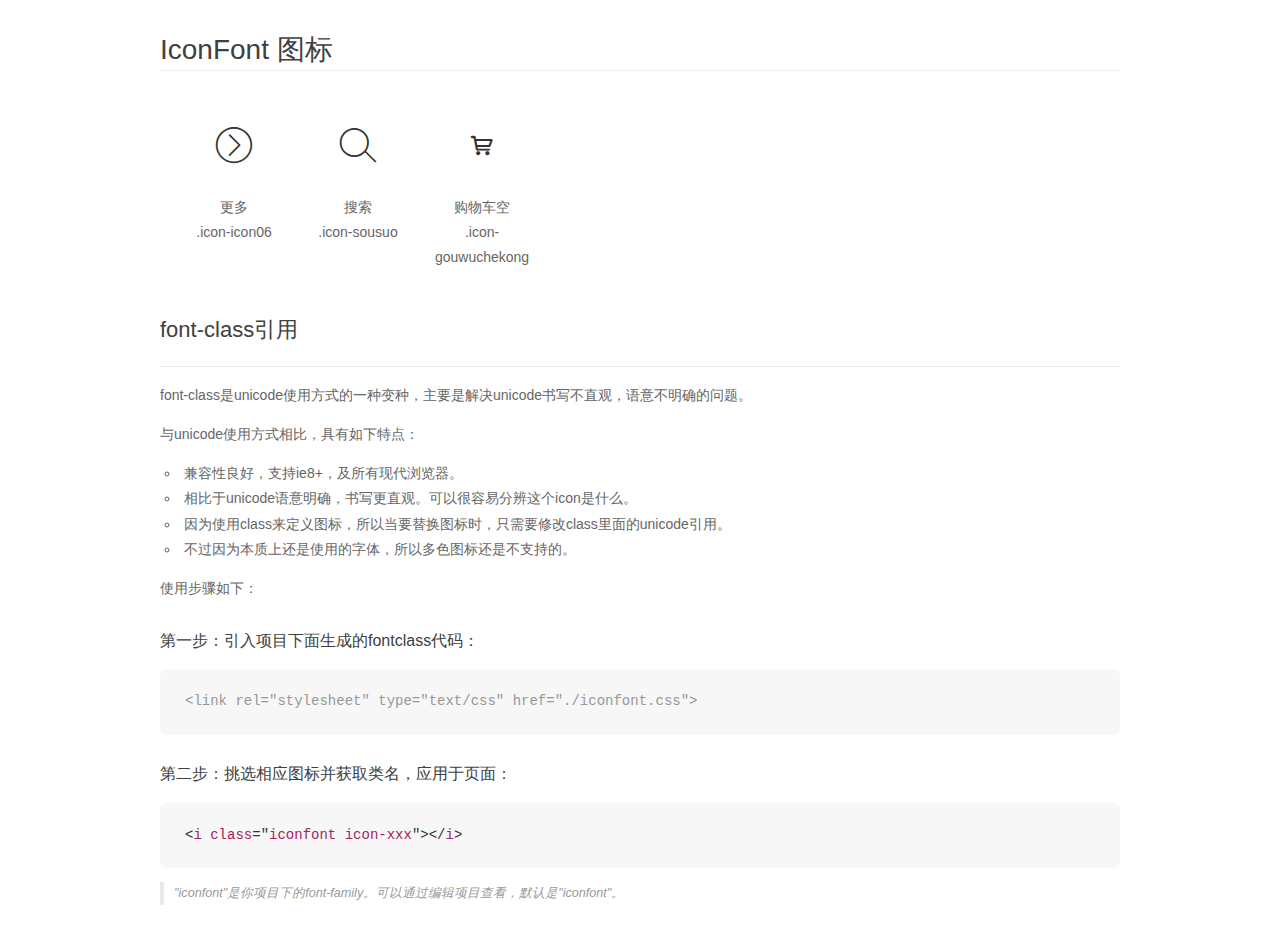
<file: font/demo_fontclass.html>
<!DOCTYPE html>
<html>
<head>
    <meta charset="utf-8"/>
    <title>IconFont</title>
    <link rel="stylesheet" href="demo.css">
    <link rel="stylesheet" href="iconfont.css">
</head>
<body>
    <div class="main markdown">
        <h1>IconFont 图标</h1>
        <ul class="icon_lists clear">
            
                <li>
                <i class="icon iconfont icon-icon06"></i>
                    <div class="name">更多</div>
                    <div class="fontclass">.icon-icon06</div>
                </li>
            
                <li>
                <i class="icon iconfont icon-sousuo"></i>
                    <div class="name">搜索</div>
                    <div class="fontclass">.icon-sousuo</div>
                </li>
            
                <li>
                <i class="icon iconfont icon-gouwuchekong"></i>
                    <div class="name">购物车空</div>
                    <div class="fontclass">.icon-gouwuchekong</div>
                </li>
            
        </ul>

        <h2 id="font-class-">font-class引用</h2>
        <hr>

        <p>font-class是unicode使用方式的一种变种，主要是解决unicode书写不直观，语意不明确的问题。</p>
        <p>与unicode使用方式相比，具有如下特点：</p>
        <ul>
        <li>兼容性良好，支持ie8+，及所有现代浏览器。</li>
        <li>相比于unicode语意明确，书写更直观。可以很容易分辨这个icon是什么。</li>
        <li>因为使用class来定义图标，所以当要替换图标时，只需要修改class里面的unicode引用。</li>
        <li>不过因为本质上还是使用的字体，所以多色图标还是不支持的。</li>
        </ul>
        <p>使用步骤如下：</p>
        <h3 id="-fontclass-">第一步：引入项目下面生成的fontclass代码：</h3>


        <pre><code class="lang-js hljs javascript"><span class="hljs-comment">&lt;link rel="stylesheet" type="text/css" href="./iconfont.css"&gt;</span></code></pre>
        <h3 id="-">第二步：挑选相应图标并获取类名，应用于页面：</h3>
        <pre><code class="lang-css hljs">&lt;<span class="hljs-selector-tag">i</span> <span class="hljs-selector-tag">class</span>="<span class="hljs-selector-tag">iconfont</span> <span class="hljs-selector-tag">icon-xxx</span>"&gt;&lt;/<span class="hljs-selector-tag">i</span>&gt;</code></pre>
        <blockquote>
        <p>"iconfont"是你项目下的font-family。可以通过编辑项目查看，默认是"iconfont"。</p>
        </blockquote>
    </div>
</body>
</html>
</file>
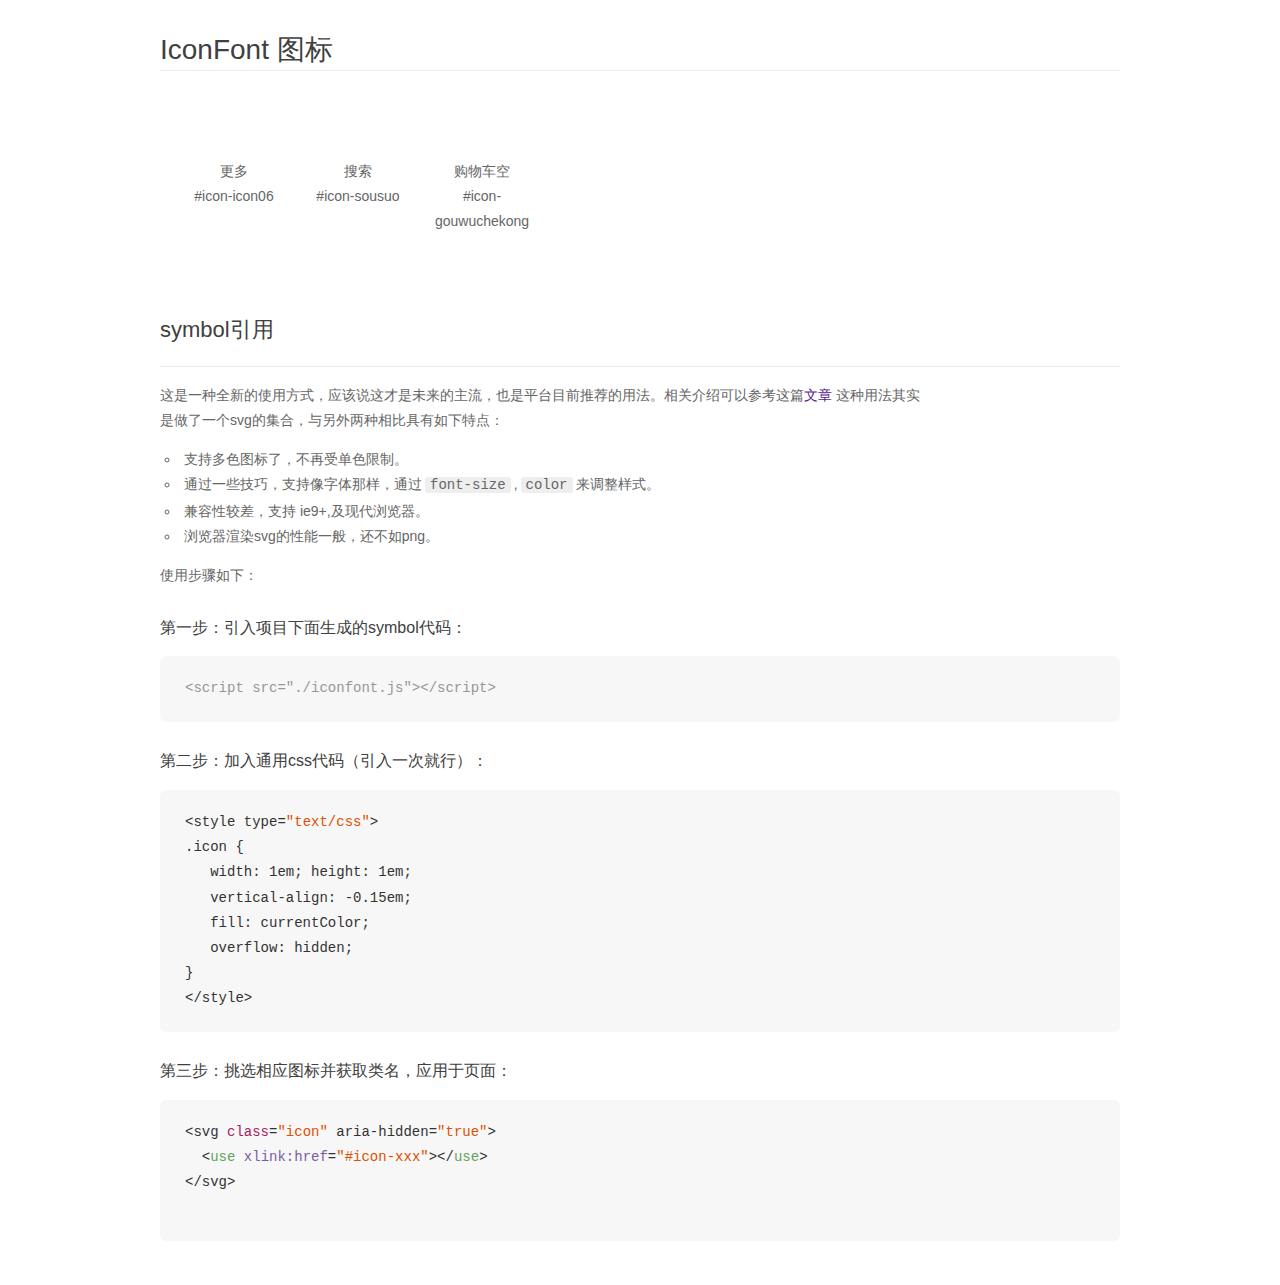
<file: font/demo_symbol.html>
<!DOCTYPE html>
<html>
<head>
    <meta charset="utf-8"/>
    <title>IconFont</title>
    <link rel="stylesheet" href="demo.css">
    <script src="iconfont.js"></script>

    <style type="text/css">
        .icon {
          /* 通过设置 font-size 来改变图标大小 */
          width: 1em; height: 1em;
          /* 图标和文字相邻时，垂直对齐 */
          vertical-align: -0.15em;
          /* 通过设置 color 来改变 SVG 的颜色/fill */
          fill: currentColor;
          /* path 和 stroke 溢出 viewBox 部分在 IE 下会显示
             normalize.css 中也包含这行 */
          overflow: hidden;
        }

    </style>
</head>
<body>
    <div class="main markdown">
        <h1>IconFont 图标</h1>
        <ul class="icon_lists clear">
            
                <li>
                    <svg class="icon" aria-hidden="true">
                        <use xlink:href="#icon-icon06"></use>
                    </svg>
                    <div class="name">更多</div>
                    <div class="fontclass">#icon-icon06</div>
                </li>
            
                <li>
                    <svg class="icon" aria-hidden="true">
                        <use xlink:href="#icon-sousuo"></use>
                    </svg>
                    <div class="name">搜索</div>
                    <div class="fontclass">#icon-sousuo</div>
                </li>
            
                <li>
                    <svg class="icon" aria-hidden="true">
                        <use xlink:href="#icon-gouwuchekong"></use>
                    </svg>
                    <div class="name">购物车空</div>
                    <div class="fontclass">#icon-gouwuchekong</div>
                </li>
            
        </ul>


        <h2 id="symbol-">symbol引用</h2>
        <hr>

        <p>这是一种全新的使用方式，应该说这才是未来的主流，也是平台目前推荐的用法。相关介绍可以参考这篇<a href="">文章</a>
        这种用法其实是做了一个svg的集合，与另外两种相比具有如下特点：</p>
        <ul>
          <li>支持多色图标了，不再受单色限制。</li>
          <li>通过一些技巧，支持像字体那样，通过<code>font-size</code>,<code>color</code>来调整样式。</li>
          <li>兼容性较差，支持 ie9+,及现代浏览器。</li>
          <li>浏览器渲染svg的性能一般，还不如png。</li>
        </ul>
        <p>使用步骤如下：</p>
        <h3 id="-symbol-">第一步：引入项目下面生成的symbol代码：</h3>
        <pre><code class="lang-js hljs javascript"><span class="hljs-comment">&lt;script src="./iconfont.js"&gt;&lt;/script&gt;</span></code></pre>
        <h3 id="-css-">第二步：加入通用css代码（引入一次就行）：</h3>
        <pre><code class="lang-js hljs javascript">&lt;style type=<span class="hljs-string">"text/css"</span>&gt;
.icon {
   width: <span class="hljs-number">1</span>em; height: <span class="hljs-number">1</span>em;
   vertical-align: <span class="hljs-number">-0.15</span>em;
   fill: currentColor;
   overflow: hidden;
}
&lt;<span class="hljs-regexp">/style&gt;</span></code></pre>
        <h3 id="-">第三步：挑选相应图标并获取类名，应用于页面：</h3>
        <pre><code class="lang-js hljs javascript">&lt;svg <span class="hljs-class"><span class="hljs-keyword">class</span></span>=<span class="hljs-string">"icon"</span> aria-hidden=<span class="hljs-string">"true"</span>&gt;<span class="xml"><span class="hljs-tag">
  &lt;<span class="hljs-name">use</span> <span class="hljs-attr">xlink:href</span>=<span class="hljs-string">"#icon-xxx"</span>&gt;</span><span class="hljs-tag">&lt;/<span class="hljs-name">use</span>&gt;</span>
</span>&lt;<span class="hljs-regexp">/svg&gt;
        </span></code></pre>
    </div>
</body>
</html>
</file>
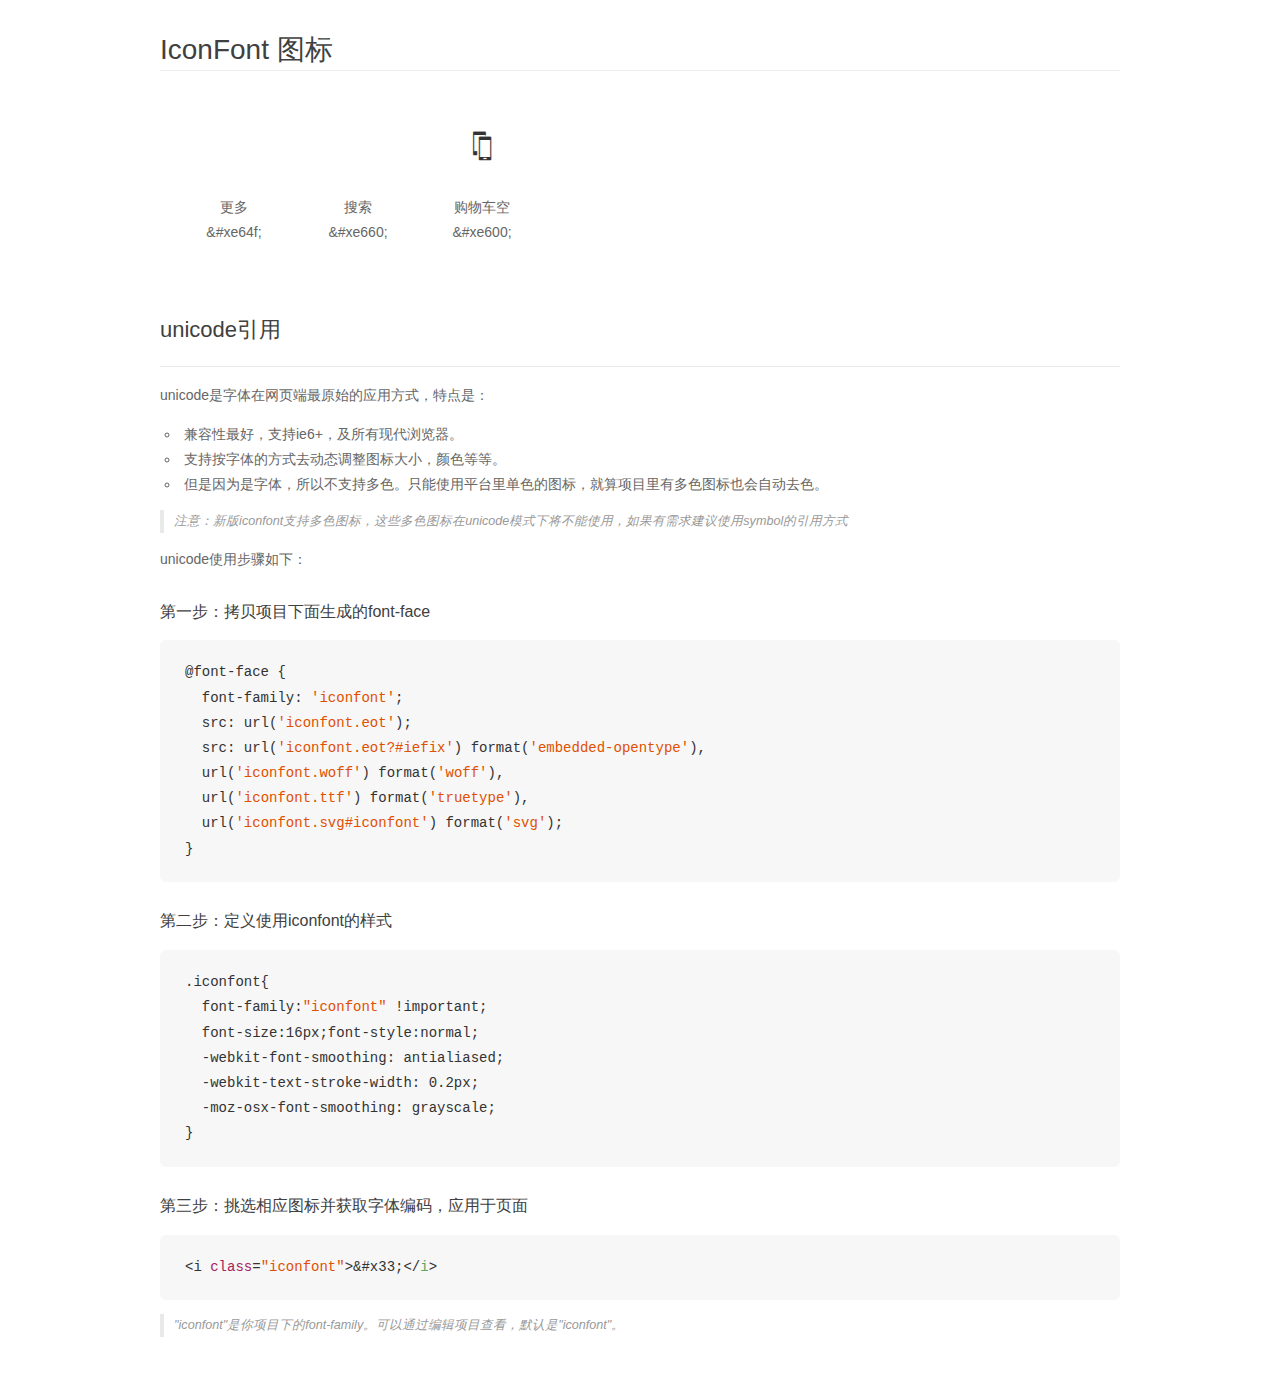
<file: font/demo_unicode.html>
<!DOCTYPE html>
<html>
<head>
    <meta charset="utf-8"/>
    <title>IconFont</title>
    <link rel="stylesheet" href="demo.css">

    <style type="text/css">

        @font-face {font-family: "iconfont";
          src: url('iconfont.eot'); /* IE9*/
          src: url('iconfont.eot#iefix') format('embedded-opentype'), /* IE6-IE8 */
          url('iconfont.woff') format('woff'), /* chrome, firefox */
          url('iconfont.ttf') format('truetype'), /* chrome, firefox, opera, Safari, Android, iOS 4.2+*/
          url('iconfont.svg#iconfont') format('svg'); /* iOS 4.1- */
        }

        .iconfont {
          font-family:"iconfont" !important;
          font-size:16px;
          font-style:normal;
          -webkit-font-smoothing: antialiased;
          -webkit-text-stroke-width: 0.2px;
          -moz-osx-font-smoothing: grayscale;
        }

    </style>
</head>
<body>
    <div class="main markdown">
        <h1>IconFont 图标</h1>
        <ul class="icon_lists clear">
            
                <li>
                <i class="icon iconfont">&#xe64f;</i>
                    <div class="name">更多</div>
                    <div class="code">&amp;#xe64f;</div>
                </li>
            
                <li>
                <i class="icon iconfont">&#xe660;</i>
                    <div class="name">搜索</div>
                    <div class="code">&amp;#xe660;</div>
                </li>
            
                <li>
                <i class="icon iconfont">&#xe600;</i>
                    <div class="name">购物车空</div>
                    <div class="code">&amp;#xe600;</div>
                </li>
            
        </ul>
        <h2 id="unicode-">unicode引用</h2>
        <hr>

        <p>unicode是字体在网页端最原始的应用方式，特点是：</p>
        <ul>
        <li>兼容性最好，支持ie6+，及所有现代浏览器。</li>
        <li>支持按字体的方式去动态调整图标大小，颜色等等。</li>
        <li>但是因为是字体，所以不支持多色。只能使用平台里单色的图标，就算项目里有多色图标也会自动去色。</li>
        </ul>
        <blockquote>
        <p>注意：新版iconfont支持多色图标，这些多色图标在unicode模式下将不能使用，如果有需求建议使用symbol的引用方式</p>
        </blockquote>
        <p>unicode使用步骤如下：</p>
        <h3 id="-font-face">第一步：拷贝项目下面生成的font-face</h3>
        <pre><code class="lang-js hljs javascript">@font-face {
  font-family: <span class="hljs-string">'iconfont'</span>;
  src: url(<span class="hljs-string">'iconfont.eot'</span>);
  src: url(<span class="hljs-string">'iconfont.eot?#iefix'</span>) format(<span class="hljs-string">'embedded-opentype'</span>),
  url(<span class="hljs-string">'iconfont.woff'</span>) format(<span class="hljs-string">'woff'</span>),
  url(<span class="hljs-string">'iconfont.ttf'</span>) format(<span class="hljs-string">'truetype'</span>),
  url(<span class="hljs-string">'iconfont.svg#iconfont'</span>) format(<span class="hljs-string">'svg'</span>);
}
</code></pre>
        <h3 id="-iconfont-">第二步：定义使用iconfont的样式</h3>
        <pre><code class="lang-js hljs javascript">.iconfont{
  font-family:<span class="hljs-string">"iconfont"</span> !important;
  font-size:<span class="hljs-number">16</span>px;font-style:normal;
  -webkit-font-smoothing: antialiased;
  -webkit-text-stroke-width: <span class="hljs-number">0.2</span>px;
  -moz-osx-font-smoothing: grayscale;
}
</code></pre>
        <h3 id="-">第三步：挑选相应图标并获取字体编码，应用于页面</h3>
        <pre><code class="lang-js hljs javascript">&lt;i <span class="hljs-class"><span class="hljs-keyword">class</span></span>=<span class="hljs-string">"iconfont"</span>&gt;&amp;#x33;<span class="xml"><span class="hljs-tag">&lt;/<span class="hljs-name">i</span>&gt;</span></span></code></pre>

        <blockquote>
        <p>"iconfont"是你项目下的font-family。可以通过编辑项目查看，默认是"iconfont"。</p>
        </blockquote>
    </div>


</body>
</html>
</file>
<file: css/index.css>
body{
	font-family: "sans-serif","微软雅黑","黑体";
}
.head{
	width: 100%;
	height: 40px;
	background: #333
}
.head-neikuan{
	width: 1226px;
	height: 40px;
	margin: 0 auto;
}
.head-wenzi{
	font-size: 12px;
	color: #b0b0b0;
	font-weight: normal;
	float: left ;
	line-height: 40px;
	font-family: "sans-serif","微软雅黑","黑体";
}
.head-wenzi:link{
	color: red;
}/* 设置未访问链接的状态 */
.head-wenzi:visited{
	color: #ffa1d6;
}/* 设置已经访问过链接的状态 */
.head-wenzi:hover{
	color: #fff;
}/* 鼠标移入的变化 */
.head-wenzi:active{
	color: #774dff;
}/* 选中元素时候的状态 */
.head-genge{
	margin: 0 4.5px;
	cursor: #424242;

}

.head-right{
	float: right;
}
.nav-neikuan{
	width: 1226px;
	height: 55px;
	margin: 0 auto;
	margin-top: 22px;
}
.nav-logo{
	float: left;
	width: 55px;
	height: 55px;
	background-color: orange;

}
.nav-wemzi{
	float: left;
	margin-left: 189px;
}
.nav-zi{
	font-size: 16px;
	color: #333;
	margin-right: 20px;
	line-height: 55px;
	float: left;
}
.nav-zi:hover{
	color: #ff6700;
}
.banner-kuan{
	width: 1226px;
	height: 170px;
	margin: 0 auto;
	margin-top: 14px;
}
.kuan-yi{
	width: 234px;
	height: 170px;
	background-color: #5f5750;
	float: left;
}
.xiaol{
	width: 77px;
	height: 84px;
	position: relative;
	border-right: 1px solid #ccc;
	border-bottom: 1px solid #ccc;
	float: left;

	/* background-color: red; */
}
.xiaol-top{
	width: 76px;
	height: 46px;
	padding-top: 18px;
	/* background-color: pink; */
}
.er{
	width: 316px;
	height: 170px;
	background-color: #5f5750;
	margin-left: 14px;
	/* filter: blur(10px) brightness(.6) opacity(.5); */
	/* 图片模糊度  亮度 透明度 */
	/* box-shadow: 1px 3px 30px 10px #000; */
	/* 属性值：outset/inset x y size blur  color */
	position: relative;
}
.er:after{
	content: "";
	display: block;
	width: 100%;
	height: 100%;
	background-image: url('.../img/');
	background: 100% 100%;
	position: absolute;
	top: 10%;
	z-index: -1;
	filter: blur(10px) brightness(.6) opacity(.5);
}
.san{
	margin-left: 15px
}
.danpinkuang{
	width: 1226px;
	height: 380px;
	margin: 0 auto;
	margin-top: 44px;
}
.danpinzi{
	width: 1226px;
	height: 24px;
}
.mingxingdanpinzi{
	font-size: 22px;
	color: #333;
	font-weight: 200;
	line-height: 24px;
	float: left ;
}
.jiantoukuang{
	width: 36px;
	height: 22px;
	background-color: #fff;
	float: right;
	border: 1px solid #e0e0e0;
	text-align: center;
	color: #e0e0e2;

}
.jiantoukuang-er{
	width: 36px;
	height: 22px;
	background-color: #fff;
	float: right;
	border: 1px solid #e0e0e0;
	text-align: center;
	color: #bdb1b0;
	border-right-style: hidden;

}
.erbufen{
	border-top: 1px solid #ffac13;
	width: 234px;
	height: 340px;
	background-color: #fafafa;
	margin-top: 19px;
	float: left ;
	margin-left: 14px;
}
.tu-yi{
	width: 160px;
	height: 160px;
	background-color: #fafafa;
	margin: 0 auto;
	margin-top: 39px;
}
.maxer{
	font-size: 14px;
	font-weight: 400;
	margin-top: 22px;
	text-align: center;
}
.daping{
	font-size: 12px;
	font-weight: 400;
	color: #b0b0b0;
	margin-top: 11px;
	text-align: center;
}
.jiage{
	font-size: 14px;
	font-weight: 400;
	color: #ff6709;
	margin-top: 20px;
	text-align: center;
}
.erbufen-ererer{
	margin-left: 0;
}
.tu-er{
	border-top-color: #83c44e;
}
.tu-san{
	border-top-color: #2196f3;
}
.tu-si{
	border-top-color: #e53935;
}
.tu-wu{
	border-top-color: #00c0a5;
}
.erkuangzi{
	width: 1226px;
	height: 360px;
}
.home{
	width: 100%;
	height: auto;
	background-color: #fafafa;
	margin-top: 40px;
	overflow: hidden;
}
#jiadian{
	width: 1226px;
	height: 674px;
	background-color: #fafafa;
	margin: 0 auto;
}
.jiandian-top{
	width: 100%;
	height: 58px;
	background-color:  #fafafa;
	margin-top: 60px;
}
.jiandian-top h2{
	font-size: 22px;
	color: #333;
	line-height: 58px;
	float: left;
}
.jiandian-weizi{
	float: right ;
	background-color:  #fafafa;
	padding-top: 18px; 
}
.jiandian-weizi a{
	float: left ;
	font-size: 16px;
	color: #333;
	line-height: 20px;
	margin-left: 30px;
}
.jiandian-weizi .jiandian-weizi1{
	margin-left: 0px;
}
.jiandian-weizi a:hover{
	color: #ff6700;
	border-bottom: 2px solid #ff6700; 
	box-sizing: border-box;
}
.jiadian-bottom{
	width: 1226px;
	height: 614px;
	background-color:  #fafafa;
}
.jiadian-zuo{
	float: left;
	width: 234px;
	height: 100%;
	background-color: #333;	
}
.jiadian-zuo,.jiadian-you1,.jiadian-xia,.jiadian-leashang,
.jiadian-leaxia,.erbufen-meiyou,.reping,.er{
	transition: all .5s linear;
}
.jiadian-zuo:hover,.jiadian-you1:hover,.jiadian-leashang:hover,
.jiadian-leaxia:hover,.erbufen-meiyou:hover,.reping:hover,.er:hover{
	box-shadow: 1px 2px 14px 3px rgba(0, 0, 0, 0.4);
	transform: translateY(-10px);
}
.jiadian-you{
	float: right;
	width: 978px;
	height: 100%;
	background-color:  #fafafa;
}
.jiadian-you1{
	width: 234px;
	height: 300px;
	background-color: blue;
	margin-left: 14px;
	position: relative;	
	overflow: hidden;
}
.jiadian-you1:hover .jiadian-xia{
	bottom: 0;
	background-color: rgba(255, 108, 0, 1);
}
.jiadian-xia{
	width: 174px;
	height: 59px;
	padding: 8px 30px;
	background-color: rgba(255, 108, 0, 0);
	position: absolute;
	left: 0;
	bottom: -75px;

}
.xiawenzi{
	font-size: 12px;
	color: #fff;
	margin-bottom:5px;
}
.xiawenzi1{
	color: rgba(225, 225, 225, 0.6)
}
.jiadian-you1:nth-child(1),.jiadian-you1:nth-child(5){
	margin-left: 0 ;
}
.jiadian-you1{
	width: 234px;
	height: 300px;
	background-color: #fff;
	float: left ;
	margin-left: 14px;
	margin-bottom: 14px;
	position: relative;
}
.jiadian-tu{
	width: 150px;
	height: 150px;
	background-color: #fafafa;
	margin: 0 auto;
	margin-top: 34px;	
}
.jiadian-you1-youyou{
	margin-left: 0;
}
.jiandian-you44{
	width: 234px;
	height: 300px;
	background-color: #fafafa;
	float: left ;
	margin-left: 14px;
	position: relative;
}
.jiadian-leashang{
	width: 234px;
	height: 143px;
	background-color: #fff;
	overflow:hidden;
}
.jiadian-leaxia{
	width: 234px;
	height: 143px;
	background-color: #fff;
	margin-top: 14px;	
}


/* .jiadian-you2:hove{
	box-shadow: 0px 0px 0px 0px rgba(0, 0, 0, 0.0);
	background-color: #fafafa;

} */
.xiaobai{
	font-size: 14px;
	font-weight: 400;
	color: #333;
	margin-bottom: 5px;
}
.yuan{
	font-size: 14px;
	font-weight: 400;
	color: #ff6700;
}

.leazuo{
	margin-top:40px;
	margin-left: 30px;
	float: left;
}
.leayou{
	width: 80px;
	height: 80px;
	background-color: pink;
	float: right;
	margin-top: 31.5px;
	margin-right: 30px;
}
.liulan{
	font-size: 18px;

}
.re{
	font-size: 12px;
}
.xiang{
	width: 48px;
	height: 48px;
	background-color: pink;
	margin-top: 47.5px;
	margin-right: 46px;
}
.maxer1{
	font-size: 14px;
	font-weight: 400;
	margin-top: 18px;
	text-align: center;
}
.daping1{
	font-size: 12px;
	font-weight: 400;
	color: #b0b0b0;
	margin-top: 8px;
	text-align: center;
}
.jiage1{
	font-size: 14px;
	font-weight: 400;
	color: #ff6709;
	margin-top: 18px;
	text-align: center;
}
.datutu{
	width: 234px;
	height: 300px;
	background-color: pink;
	margin-top: 0;
}
.buy{
	width: 120px;
	height: 40px;
	background-color: #424242;
	display: block;
	float: left;
	margin-left: 10px;
}
.gouwuche{
	margin-left: 24px; 
	overflow: hidden;
}
.icon-gouwuchekong{
	margin-left: 20px;
	line-height: 40px;
	color: #b0b0b0;
	float: left ;

}
.gwc-wenzi{
	font-size: 12px;
	float: left ;
	color: #b0b0b0;
	line-height: 40px;
}
.kuang2{
	width: 1226px;
	height: 314px;
}
.erbufen-meiyou{
	width: 234px;
	height: 280px;
	background-color: #fff;
	margin-top: 19px;
	float: left ;
	margin-left: 14px;
	margin-left: 0;
}
.meiyoujuli{
	margin-left: 14px;
}
.meitu1{
	width: 140px;
	height: 140px;
	background-color: #fafafa;
	margin: 0 auto;
	margin-top: 40px;
}
.maxertuizi{
	font-size: 14px;
	font-weight: 400;
	margin-top: 16px;
	text-align: center;
}
.dapingtuizi{
	font-size: 14px;
	font-weight: 400;
	color: #ff6700;
	margin-top: 8px;
	text-align: center;
}
.jiagetuizi{
	font-size: 14px;
	font-weight: 400;
	color: #b0b0b0;
	margin-top: 8px;
	text-align: center;
}
.tuijiankuang{
	width: 1226px;
	height: 328px;
	margin: 0 auto;
	margin-top: 85px;
}
.reping{
	width: 296px;
	height: 415px;
	background-color: #fff;
	float: left ;
	margin-bottom: 14px;
}
.reping-tu{
	width: 296px;
	height: 220px;
	background-color: yellow;
	margin: 0 auto;
	margin-bottom: 28px;	
}
.rp-tb{
	width: 240px;
	height: 72px;
	font-size: 14px;
	margin: 0 auto;
}
.pl-yuan{
	font-size: 14px;
	color: #b0b0b0;
	margin: 0 28px 8px;
}
.xiazi{
	font-size: 14px;
	float: left;
	margin-right: 8px;
}
.xiazi1{
	font-size: 14px;
	float: left;
	margin-right: 8px;
	color: #b0b0b0;
}
.xiazi2{
	font-size: 14px;
	float: left;
	color: #ff6700;
}
.tjm-box{
	margin: 0 28px 8px;
}
.reping-2{
	margin-left: 14px;
}
.rp-bottom{
	width: 1226px;
	height: 415px;
	margin: 0 auto;
}
.rpdada{
	width: 1226px;
	height: 473px;
}
.rp-shangzi{
	width: 1226px;
	margin: 0 auto;
	margin-top: 60px;
}
.neirong{
	width: 100%;
	height: 478px;

}
.nr-h{
	height: 373px;
	border-top: 2px solid #ffac13;
	padding-top: 45px;
	margin-left: 14px;
}
.tushu1{
	margin: 0 10px 18px;
    font-size: 20px;
    font-weight: 400;
    text-align: center;
}
.juben{
	width: 200px;
	height: 40px;
	text-align: center;
    font-size: 12px;
    margin: 0 48px 10px;
    color: #b0b0b0;
}
.tushu{
	margin: 0 10px 18px;
    font-size: 16px;
    font-weight: 400;
    text-align: center;
    color: #ffac13;
}
.jiage{
	margin: 0 10px 15px;
	font-size: 16px;
	color: #000;
}
.ttpian{
	width: 216px;
	height: 154px;
	margin: 0 auto;
}
.nr-h1{
	height: 373px;
	border-top: 1px solid #ffac13;
	padding-top: 45px;
	margin-left: 0;
}
.ga2{
	border-top: 1px solid #83c44e;
}
.ga3{
	border-top: 1px solid #e53935;
}
.ga4{
	border-top: 1px solid #2196f3;
}
.sp{
	height: 343px;
}
.reping-sp{
	height: 285px;
	margin-left: 14px;
}
.reping-tusp{
	height: 180px;
}
.pl-yuansp{
	color: #000;
	margin-bottom: 8px;
	text-align: center;
	font-size: 14px; 
}
.pl-yuansp1{
	color: #b0b0b0;
	margin-bottom: 8px;
	text-align: center;
	font-size: 12px; 
}
.reping-sp8{
	margin-left: 0;
}
.zhandian{
	width: 100%;
	height: 272px;
	background-color: #fff;
	margin-top: 60px;
}
.service{
	width: 1226px;
	height: 25px;
	padding: 27px 0;
	margin:0 auto;
	border-bottom: 1px solid #e0e0e0;
}
.service .iconfont{
	width: 126px;
	height: 25px;
	padding:0 59px;
	border-right: 1px solid #e0e0e0;
	text-align: center;
	font-size: 20px;
	color: #616161;
	float: left;
}
.service .wx1:after{
	content: "免费预约服务";
	display: block;
	font-size: 16px;
	float: right;
}
.service .wx2:after{
	content: "7天无理由退换";
	display: block;
	font-size: 16px;
	float: right;
}
.service .wx3:after{
	content: "15天免费换货";
	display: block;
	font-size: 16px;
	float: right;
}
.service .wx4:after{
	content: "满150元包邮";
	display: block;
	font-size: 16px;
	float: right;
}
.service .wx5:after{
	content: "520余家售后网点";
	display: block;
	font-size: 16px;
	float: right;
}
.service .wx5{
	border-right: 0;
	width: 152px;
	padding: 0 46px;
}
.ditu{
	width: 1226px;
	height: 112px;
	margin: 0 auto;
	padding: 40px 0;
}
.fenlei{
	width: 160px;
	height: 112px;
	float: left;
}
.zhu{
	margin: -1px 0 26px;
	font-size: 14px;
    line-height: 1.25;
    color: #424242;
}
.fu{
	margin: 10px 0 0;
    font-size: 12px;
    color: #757575
}
.lianxi{
	width: 245px;
	height: 112px;
	float: right;
	border-left: 1px solid #e0e0e0
}
.lx-1{
	width: 244px;
	text-align: center;
	margin: 0 0 5px;
	font-size: 22px;
	color: #ff6700;
}
.lx-2{
	width: 244px;
	height: 36px;
	margin-bottom:16px;
}
.time{
	text-align: center;
	font-size: 12px;
	color: #616161;
}
.lx{
	width: 118px;
	height: 28px;
	border: 1px solid #ff6700;
	margin:0 auto;
}
.lx .iconfont{
	font-size: 12px;
	line-height: 28px;
	color: #ff6700;
	text-align: center;
}
.lx:hover{
	background-color: #ff6700;
}
.lx:hover .iconfont{
	color: #fff
}
.mess{
	width: 1226px;
	height: 106px;
	margin: 0 auto;
	background-color: #F5F5F5;
	padding: 30px 0;
}
.mt1{
	width: 57px;
	height: 57px;
	margin-right:10px;
	background-color: #ff6700;
	float: left;
}
.mxm{
	font-size: 12px;
	color: #757575;
	float: left;
	line-height: 18px;
}
.mxm1{
	margin: 0 3px;
}
.mx2{
	margin-left: 0;
}
.banner{
	width: 1226px;
	height: 460px;
	background-color: yellow;
	margin: 0 auto;
	margin-top: 22px;
	position: relative;
}
.ban-img{
	width: 1226px;
	height: 460px;
}
.banner-list{
	width: 234px;
	height: 440px;
	background-color: rgba(0, 0, 0, 0.4);
	position: absolute;
	left: 0;
	top: 0;
	padding-top: 20px;

}
.listkk{
	width: 234px;
	height: 42px;
	line-height: 42px;
	font-size: 14px;
}
.listl{
	float: left;
	margin-left: 30px;
}
.listR{
	float: right;
	margin-right: 30px;
}
span{
	color: #fff;
}
.listkk:hover{
	background-color: #ff6700; 
}
.p1-ysp2{
	color: #b0b0b0;
	font-size: 12px;
}
.jiantou{
	width: 41px;
	height: 69px;
	position: absolute;
	left: 234px;
	top: 0px;
	bottom: 0;
	margin: auto;
	color: #fff;
	font-size: 14px;
	text-align: center;
	line-height: 69px;
}
.jiantou:hover{
	background-color:#757575; 
}
.jiantouR{
	width: 41px;
	height: 69px;
	position: absolute;
	right: 0px;
	top: 0px;
	bottom: 0;
	margin: auto;
	color: #fff;
	font-size: 14px;
	text-align: center;
	line-height: 69px;
}
.jiantouR:hover{
	background-color:#757575;
}
.lunbo{
	width: 120px;
	height: 10px;
	position: absolute;
	bottom: 20px;
	right:  30px;
}
.lb-yuan{
	width: 6px;
	height: 6px;
	background-color: #757575;
	float: left;
	margin: 0 5px;
	border-radius: 50%;
	border: 2px solid #b0b0b0;
}
.zdxb{
	width: 1226px;
	height: 106px;
	background-color: #fafafa;
	padding:30px 0 30px;
	margin: 0 auto;
}
.xb-s{
	width: 1226px;
	height: 57px;
	background-color: #fafafa;
	margin: 0 auto;
}
.xb-icon{
	width: 57px;
	height: 57px;
	background-color: pink;
	float: left;
	margin-right: 10px;
}
.xb-wenzis{
	width: 717.64px;
	height: 19px;
	background-color: #fafafa;
	float: left;
}
.swz{
	font-size: 12px;
	color: #b0b0b0;
	float: left;
}
.swzg{
	font-size: 12px;
	color: #b0b0b0;
	float: left;
	margin: 0 3px 0;
}
.xb-wzx{
	width: 717.64px;
	height: 36px;
	background-color: #fafafa;
	float: left;
}
.swzx{
	margin-right: 3px;
}
.xb-wenzis-you{
	width: 376.05px;
	height: 28px;
	float: right;
}
.you-ttt{
	width: 85px;
	height: 28px;
	float: right;
	background-color: #fafafa;
	margin-left: 7px;
}
.youtnr{
	float: left;
}
.youtnr1{
	margin-left: 0;
}
.sousuo{
	width: 296px;
	height: 50px;
	background-color: yellow;
	float: right;
}
.sousuoz{
	width: 224px;
	height: 48px;
	border: 1px solid #fafafa;
	background-color: #fff;
	padding: 0 10px 0 ;
	float: left;
}
.tswenz{
	width: 224px;
	height: 48px;
	border: 0;
}
.sousuoy{
	width: 49px;
	height: 48px;
	border-top: 1px solid #fafafa;
	border-bottom: 1px solid #fafafa;
	border-right: 1px solid #fafafa;
	background-color: #fff;  
	float: left;
}
.icon-sousuo{
	line-height: 50px;
	margin-left: 15px;
	
}
.slogan{
	display: block;
	text-align: center;
	margin: 30px 0;
	color: #b0b0b0;
	font-family: "楷体";
	font-size: 24px;
}
.xiaol-top .icon-xuangoushouji{
	font-size: 24px;
	color: #ccc;
	margin-left: 26px;
}
.xiaol-wenzi{
	font-size: 12px;
	text-align: center;
	color: #ccc;
}
</file>
<file: css/base.css>
*{
	margin: 0;  /* body=8px  h1-h5 */
	padding: 0; 
	font-weight: normal;  /* h1-h5 */
	text-decoration: none;  /* a */  /* 下划线 */
	list-style-type: none;
	font-style: normal;
}
img{
	width: 100%;
	height: 100%;
	border: 0;
}
</file>
<file: font/iconfont.css>
@font-face {font-family: "iconfont";
  src: url('iconfont.eot?t=1507777665477'); /* IE9*/
  src: url('iconfont.eot?t=1507777665477#iefix') format('embedded-opentype'), /* IE6-IE8 */
  url('[data-uri]') format('woff'),
  url('iconfont.ttf?t=1507777665477') format('truetype'), /* chrome, firefox, opera, Safari, Android, iOS 4.2+*/
  url('iconfont.svg?t=1507777665477#iconfont') format('svg'); /* iOS 4.1- */
}

.iconfont {
  font-family:"iconfont" !important;
  font-size:20px;
  font-style:normal;
  -webkit-font-smoothing: antialiased;
  -moz-osx-font-smoothing: grayscale;
}

.icon-icon06:before { content: "\e64f"; }

.icon-sousuo:before { content: "\e660"; }

.icon-gouwuchekong:before { content: "\e600"; }

.icon-dianhuaqia:before { content: "\e77c"; }

.icon-liwu:before { content: "\e603"; }

.icon-xuangoushouji:before { content: "\e600"; }

.icon-search:before { content: "\e614"; }

.icon-gouwuche:before { content: "\e652"; }

.icon-yiyuan:before { content: "\e60d"; }

.icon-yijiuhuanxin:before { content: "\e60f"; }

.icon-huafeichongzhi:before { content: "\e610"; }
</file>
<file: font/font1/iconfont.css>
@font-face {font-family: "iconfont";
  src: url('iconfont.eot?t=1502852939133'); /* IE9*/
  src: url('iconfont.eot?t=1502852939133#iefix') format('embedded-opentype'), /* IE6-IE8 */
  url('iconfont.woff?t=1502852939133') format('woff'), /* chrome, firefox */
  url('iconfont.ttf?t=1502852939133') format('truetype'), /* chrome, firefox, opera, Safari, Android, iOS 4.2+*/
  url('iconfont.svg?t=1502852939133#iconfont') format('svg'); /* iOS 4.1- */
}

.iconfont {
  font-family:"iconfont" !important;
  font-size:16px;
  font-style:normal;
  -webkit-font-smoothing: antialiased;
  -moz-osx-font-smoothing: grayscale;
}

.icon-dianhuaqia:before { content: "\e77c"; }

.icon-liwu:before { content: "\e603"; }

.icon-xuangoushouji:before { content: "\e600"; }

.icon-search:before { content: "\e614"; }

.icon-gouwuche:before { content: "\e652"; }

.icon-yiyuan:before { content: "\e60d"; }

.icon-yijiuhuanxin:before { content: "\e60f"; }

.icon-huafeichongzhi:before { content: "\e610"; }
</file>
<file: font/demo.css>
*{margin: 0;padding: 0;list-style: none;}
/*
KISSY CSS Reset
理念：1. reset 的目的不是清除浏览器的默认样式，这仅是部分工作。清除和重置是紧密不可分的。
2. reset 的目的不是让默认样式在所有浏览器下一致，而是减少默认样式有可能带来的问题。
3. reset 期望提供一套普适通用的基础样式。但没有银弹，推荐根据具体需求，裁剪和修改后再使用。
特色：1. 适应中文；2. 基于最新主流浏览器。
维护：玉伯<lifesinger@gmail.com>, 正淳<ragecarrier@gmail.com>
 */

/** 清除内外边距 **/
body, h1, h2, h3, h4, h5, h6, hr, p, blockquote, /* structural elements 结构元素 */
dl, dt, dd, ul, ol, li, /* list elements 列表元素 */
pre, /* text formatting elements 文本格式元素 */
form, fieldset, legend, button, input, textarea, /* form elements 表单元素 */
th, td /* table elements 表格元素 */ {
  margin: 0;
  padding: 0;
}

/** 设置默认字体 **/
body,
button, input, select, textarea /* for ie */ {
  font: 12px/1.5 tahoma, arial, \5b8b\4f53, sans-serif;
}
h1, h2, h3, h4, h5, h6 { font-size: 100%; }
address, cite, dfn, em, var { font-style: normal; } /* 将斜体扶正 */
code, kbd, pre, samp { font-family: courier new, courier, monospace; } /* 统一等宽字体 */
small { font-size: 12px; } /* 小于 12px 的中文很难阅读，让 small 正常化 */

/** 重置列表元素 **/
ul, ol { list-style: none; }

/** 重置文本格式元素 **/
a { text-decoration: none; }
a:hover { text-decoration: underline; }


/** 重置表单元素 **/
legend { color: #000; } /* for ie6 */
fieldset, img { border: 0; } /* img 搭车：让链接里的 img 无边框 */
button, input, select, textarea { font-size: 100%; } /* 使得表单元素在 ie 下能继承字体大小 */
/* 注：optgroup 无法扶正 */

/** 重置表格元素 **/
table { border-collapse: collapse; border-spacing: 0; }

/* 清除浮动 */
.ks-clear:after, .clear:after {
  content: '\20';
  display: block;
  height: 0;
  clear: both;
}
.ks-clear, .clear {
  *zoom: 1;
}

.main {
  padding: 30px 100px;
width: 960px;
margin: 0 auto;
}
.main h1{font-size:36px; color:#333; text-align:left;margin-bottom:30px; border-bottom: 1px solid #eee;}

.helps{margin-top:40px;}
.helps pre{
  padding:20px;
  margin:10px 0;
  border:solid 1px #e7e1cd;
  background-color: #fffdef;
  overflow: auto;
}

.icon_lists{
  width: 100% !important;

}

.icon_lists li{
  float:left;
  width: 100px;
  height:180px;
  text-align: center;
  list-style: none !important;
}
.icon_lists .icon{
  font-size: 42px;
  line-height: 100px;
  margin: 10px 0;
  color:#333;
  -webkit-transition: font-size 0.25s ease-out 0s;
  -moz-transition: font-size 0.25s ease-out 0s;
  transition: font-size 0.25s ease-out 0s;

}
.icon_lists .icon:hover{
  font-size: 100px;
}



.markdown {
  color: #666;
  font-size: 14px;
  line-height: 1.8;
}

.highlight {
  line-height: 1.5;
}

.markdown img {
  vertical-align: middle;
  max-width: 100%;
}

.markdown h1 {
  color: #404040;
  font-weight: 500;
  line-height: 40px;
  margin-bottom: 24px;
}

.markdown h2,
.markdown h3,
.markdown h4,
.markdown h5,
.markdown h6 {
  color: #404040;
  margin: 1.6em 0 0.6em 0;
  font-weight: 500;
  clear: both;
}

.markdown h1 {
  font-size: 28px;
}

.markdown h2 {
  font-size: 22px;
}

.markdown h3 {
  font-size: 16px;
}

.markdown h4 {
  font-size: 14px;
}

.markdown h5 {
  font-size: 12px;
}

.markdown h6 {
  font-size: 12px;
}

.markdown hr {
  height: 1px;
  border: 0;
  background: #e9e9e9;
  margin: 16px 0;
  clear: both;
}

.markdown p,
.markdown pre {
  margin: 1em 0;
}

.markdown > p,
.markdown > blockquote,
.markdown > .highlight,
.markdown > ol,
.markdown > ul {
  width: 80%;
}

.markdown ul > li {
  list-style: circle;
}

.markdown > ul li,
.markdown blockquote ul > li {
  margin-left: 20px;
  padding-left: 4px;
}

.markdown > ul li p,
.markdown > ol li p {
  margin: 0.6em 0;
}

.markdown ol > li {
  list-style: decimal;
}

.markdown > ol li,
.markdown blockquote ol > li {
  margin-left: 20px;
  padding-left: 4px;
}

.markdown code {
  margin: 0 3px;
  padding: 0 5px;
  background: #eee;
  border-radius: 3px;
}

.markdown pre {
  border-radius: 6px;
  background: #f7f7f7;
  padding: 20px;
}

.markdown pre code {
  border: none;
  background: #f7f7f7;
  margin: 0;
}

.markdown strong,
.markdown b {
  font-weight: 600;
}

.markdown > table {
  border-collapse: collapse;
  border-spacing: 0px;
  empty-cells: show;
  border: 1px solid #e9e9e9;
  width: 95%;
  margin-bottom: 24px;
}

.markdown > table th {
  white-space: nowrap;
  color: #333;
  font-weight: 600;

}

.markdown > table th,
.markdown > table td {
  border: 1px solid #e9e9e9;
  padding: 8px 16px;
  text-align: left;
}

.markdown > table th {
  background: #F7F7F7;
}

.markdown blockquote {
  font-size: 90%;
  color: #999;
  border-left: 4px solid #e9e9e9;
  padding-left: 0.8em;
  margin: 1em 0;
  font-style: italic;
}

.markdown blockquote p {
  margin: 0;
}

.markdown .anchor {
  opacity: 0;
  transition: opacity 0.3s ease;
  margin-left: 8px;
}

.markdown .waiting {
  color: #ccc;
}

.markdown h1:hover .anchor,
.markdown h2:hover .anchor,
.markdown h3:hover .anchor,
.markdown h4:hover .anchor,
.markdown h5:hover .anchor,
.markdown h6:hover .anchor {
  opacity: 1;
  display: inline-block;
}

.markdown > br,
.markdown > p > br {
  clear: both;
}


.hljs {
  display: block;
  background: white;
  padding: 0.5em;
  color: #333333;
  overflow-x: auto;
}

.hljs-comment,
.hljs-meta {
  color: #969896;
}

.hljs-string,
.hljs-variable,
.hljs-template-variable,
.hljs-strong,
.hljs-emphasis,
.hljs-quote {
  color: #df5000;
}

.hljs-keyword,
.hljs-selector-tag,
.hljs-type {
  color: #a71d5d;
}

.hljs-literal,
.hljs-symbol,
.hljs-bullet,
.hljs-attribute {
  color: #0086b3;
}

.hljs-section,
.hljs-name {
  color: #63a35c;
}

.hljs-tag {
  color: #333333;
}

.hljs-title,
.hljs-attr,
.hljs-selector-id,
.hljs-selector-class,
.hljs-selector-attr,
.hljs-selector-pseudo {
  color: #795da3;
}

.hljs-addition {
  color: #55a532;
  background-color: #eaffea;
}

.hljs-deletion {
  color: #bd2c00;
  background-color: #ffecec;
}

.hljs-link {
  text-decoration: underline;
}

pre{
  background: #fff;
}
</file>
